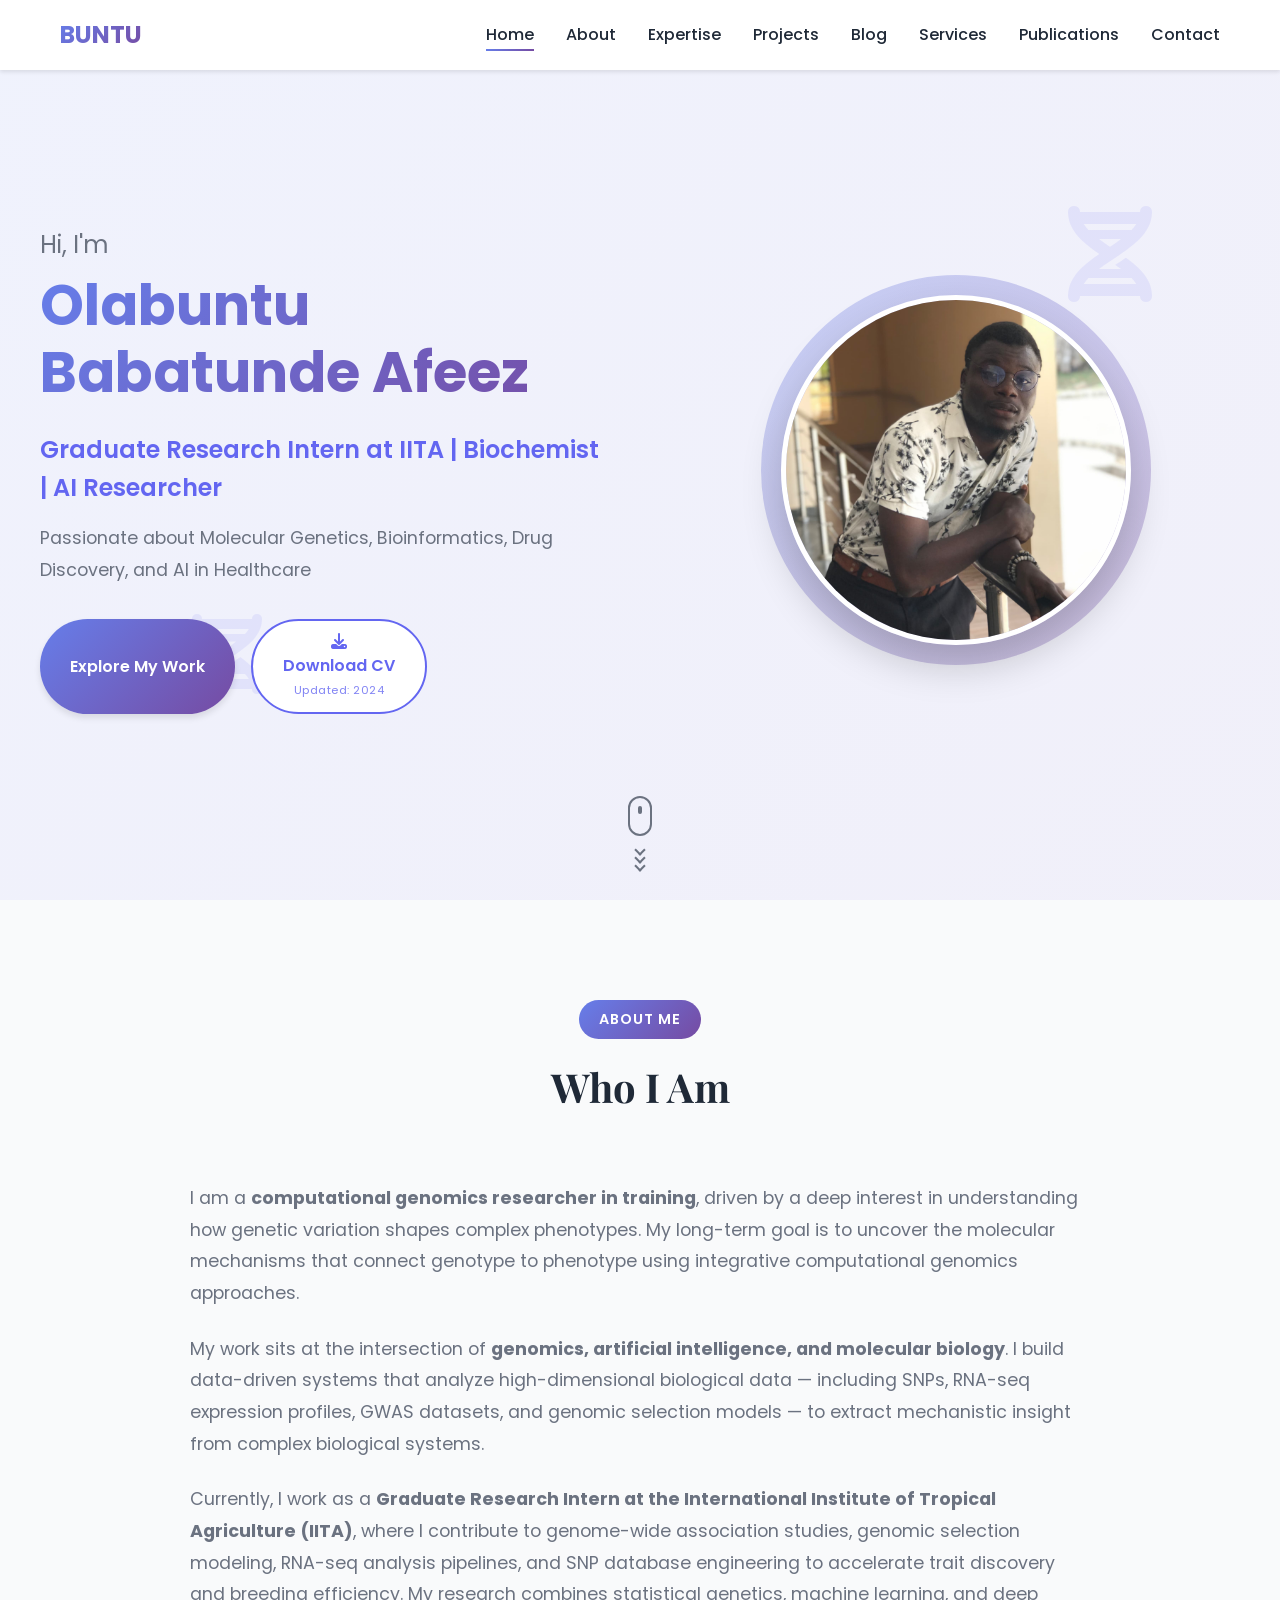
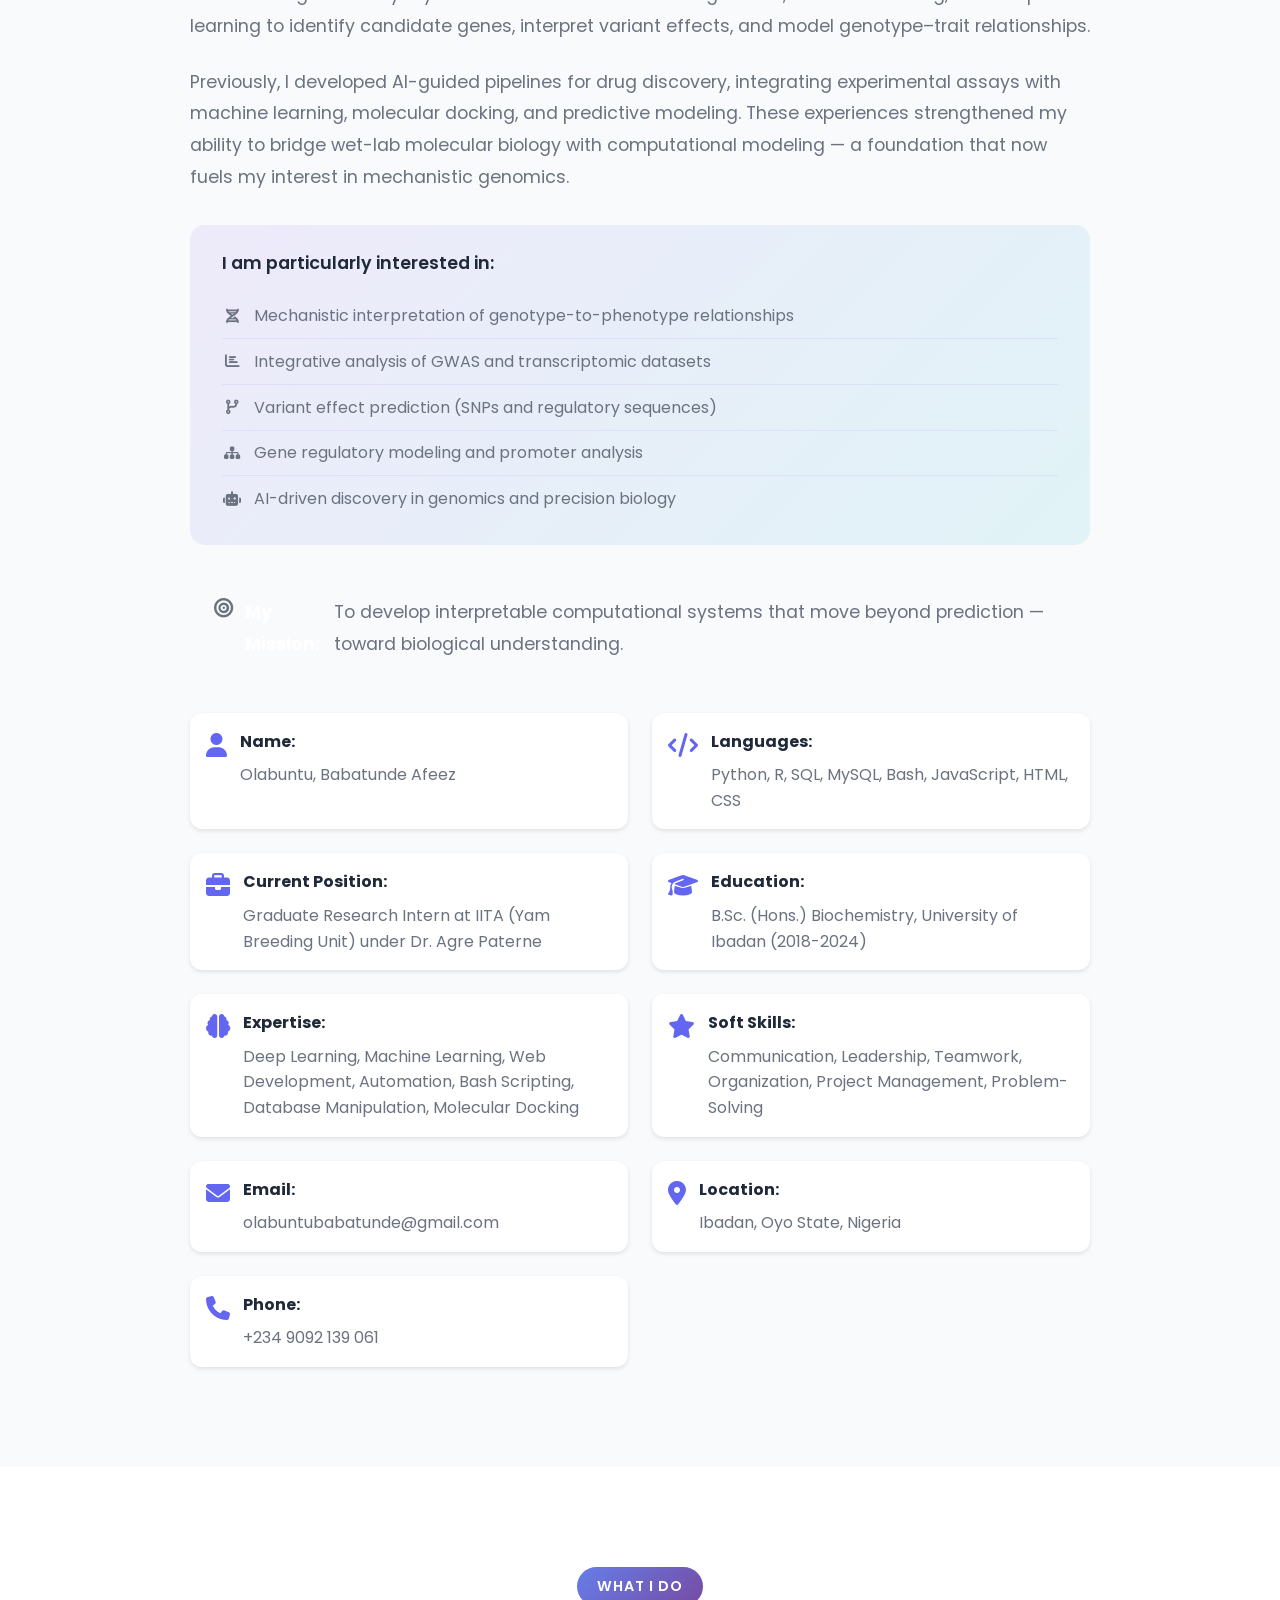
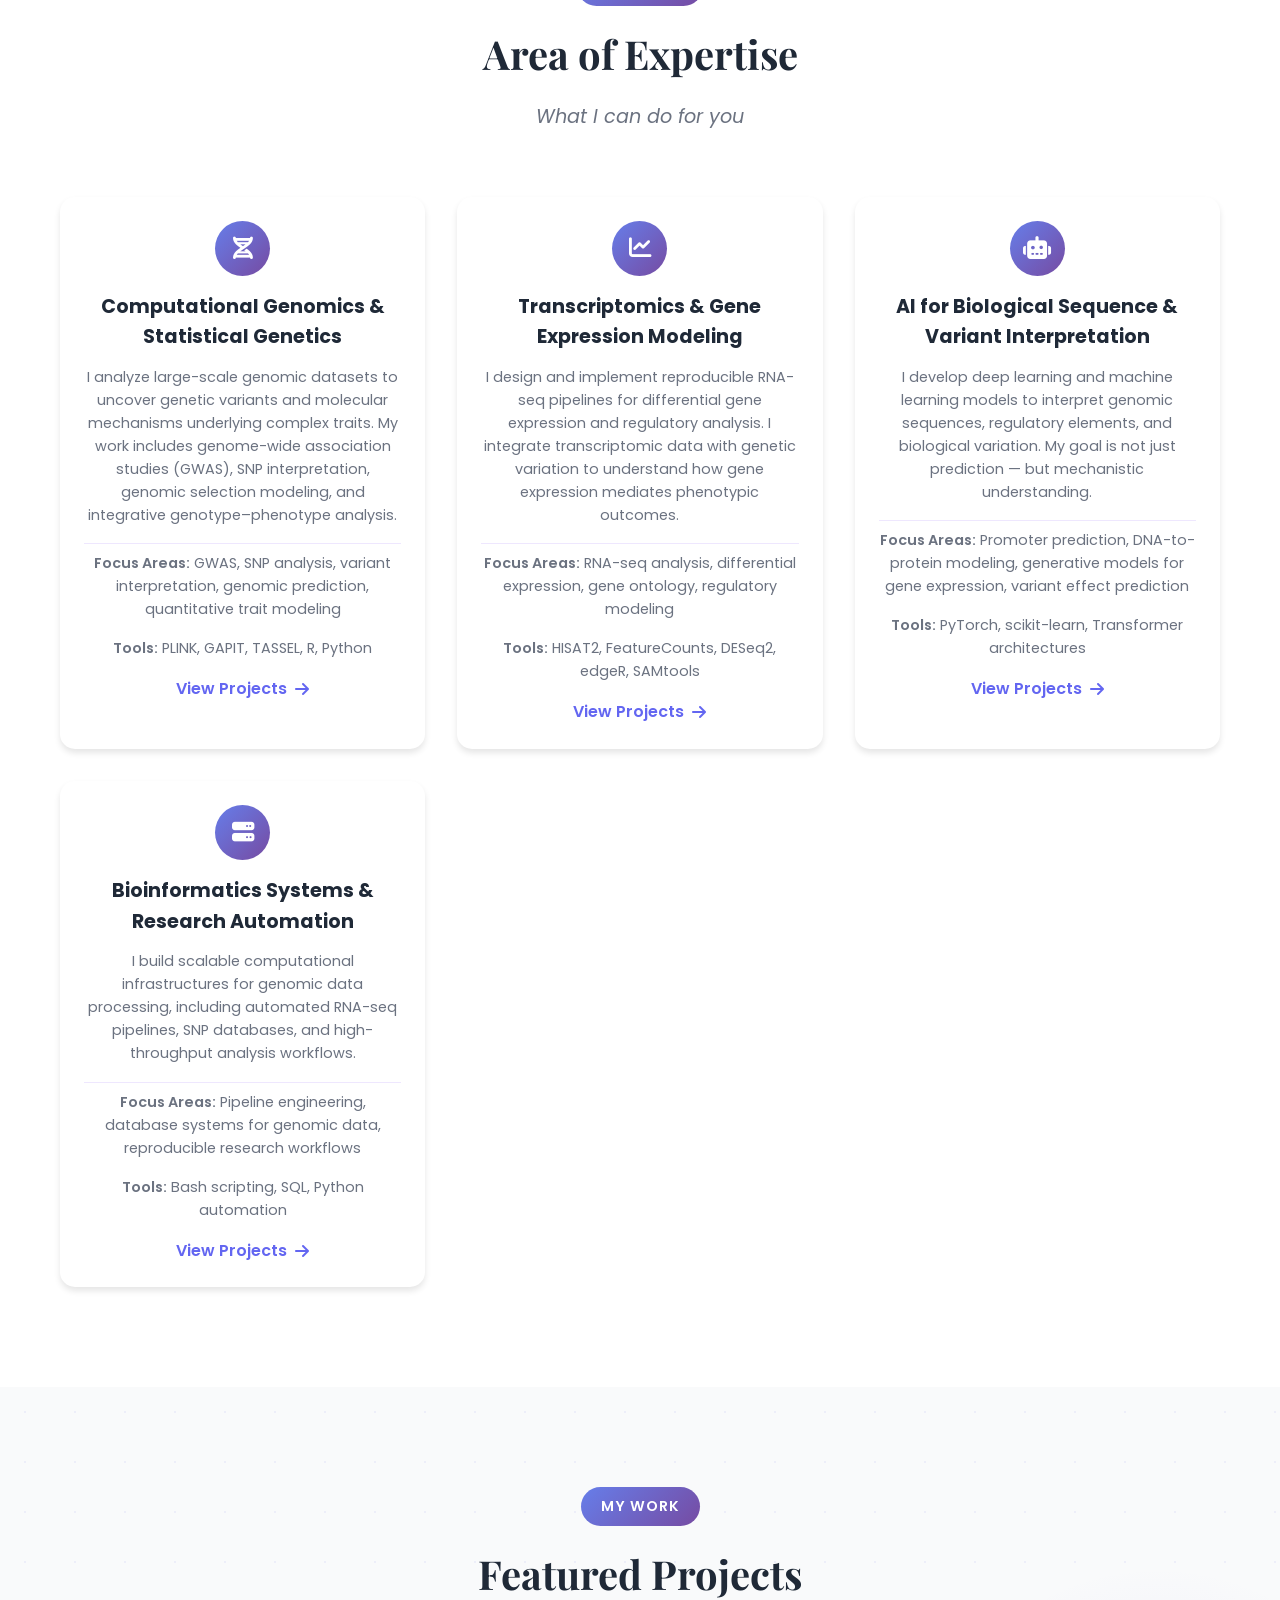
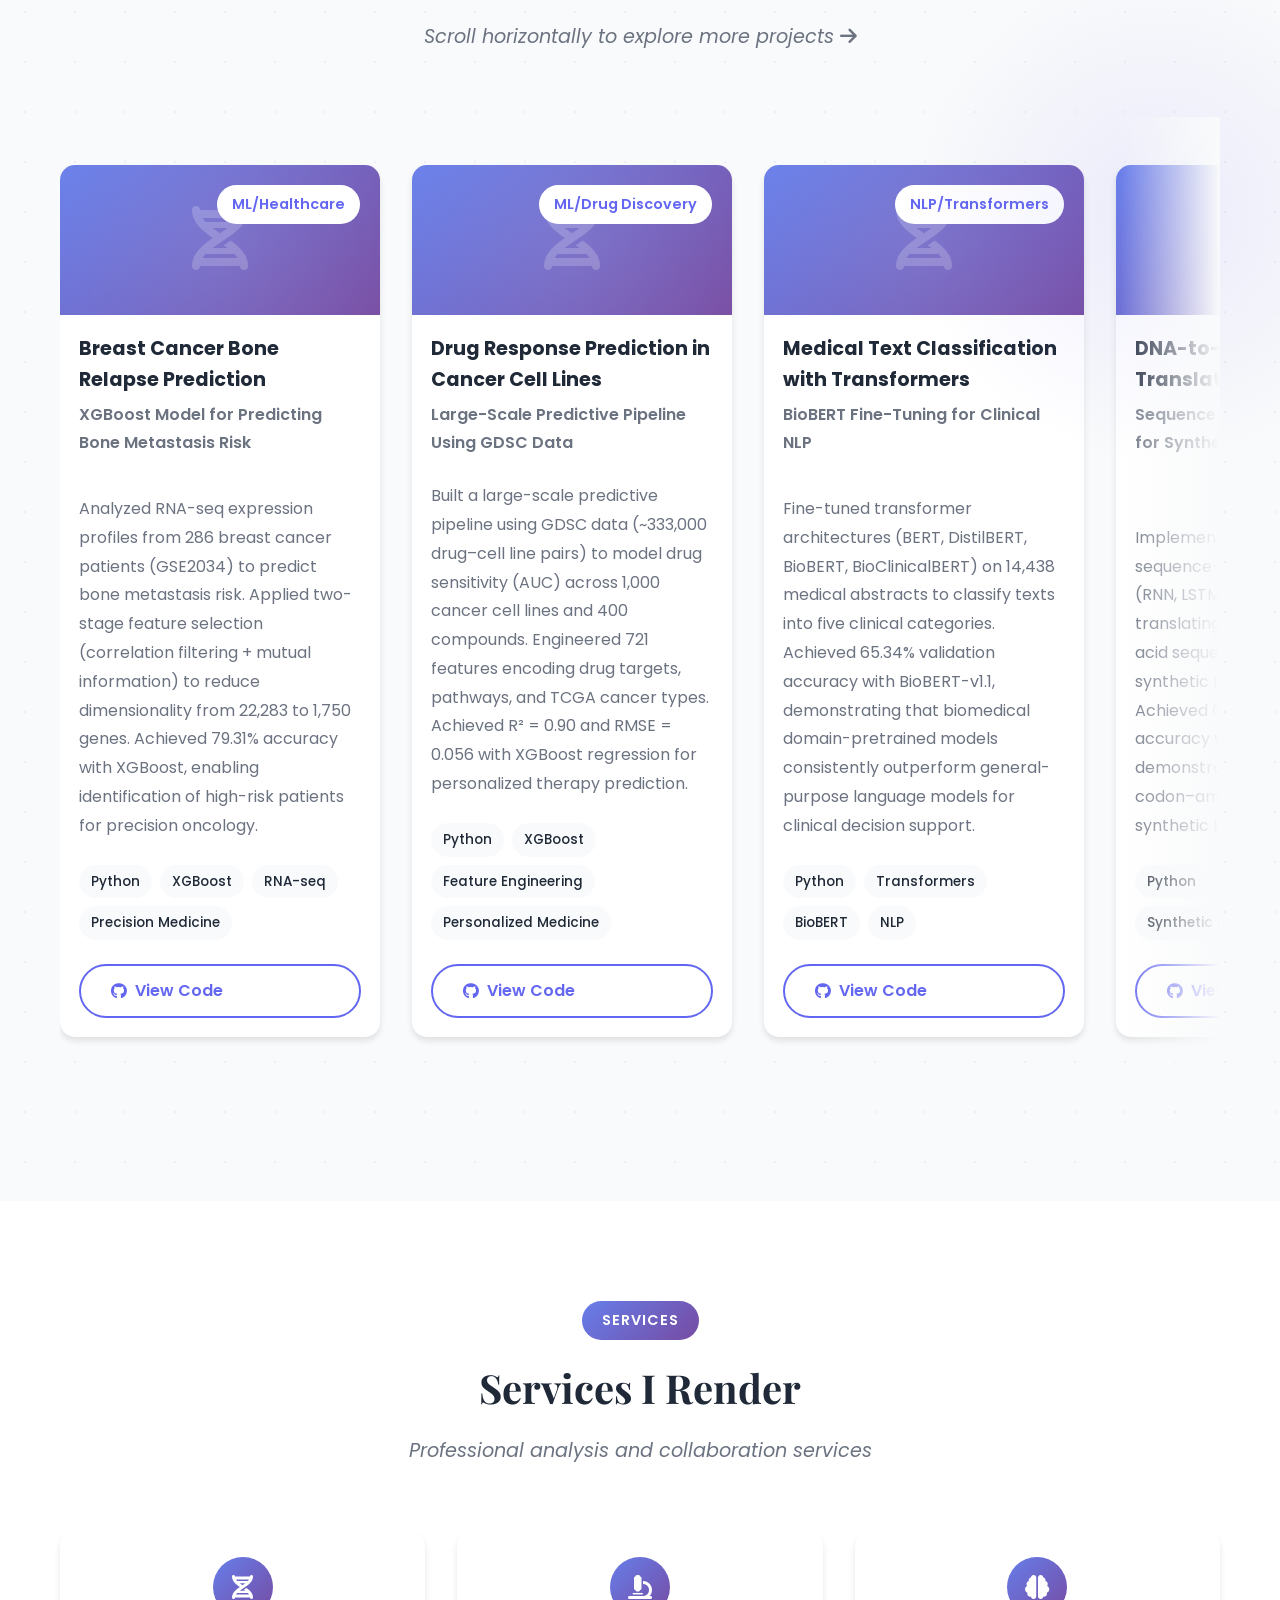
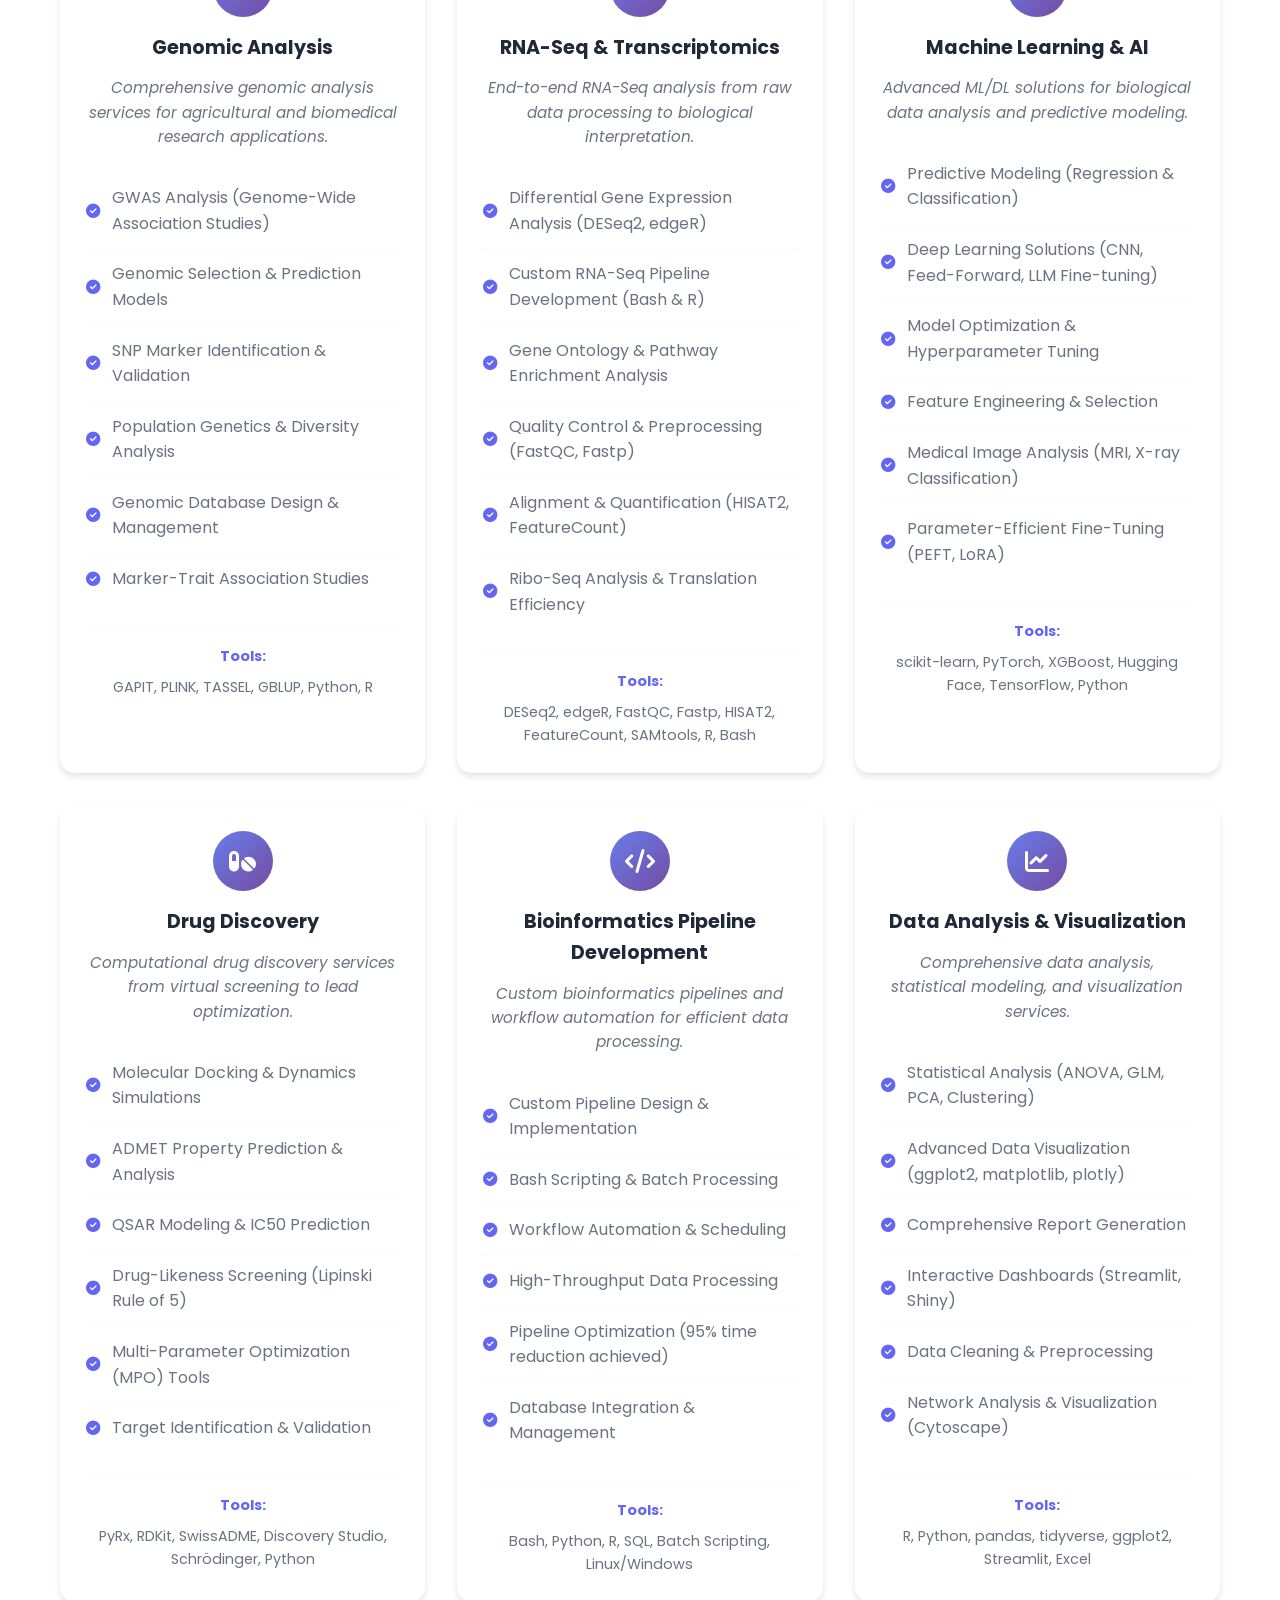
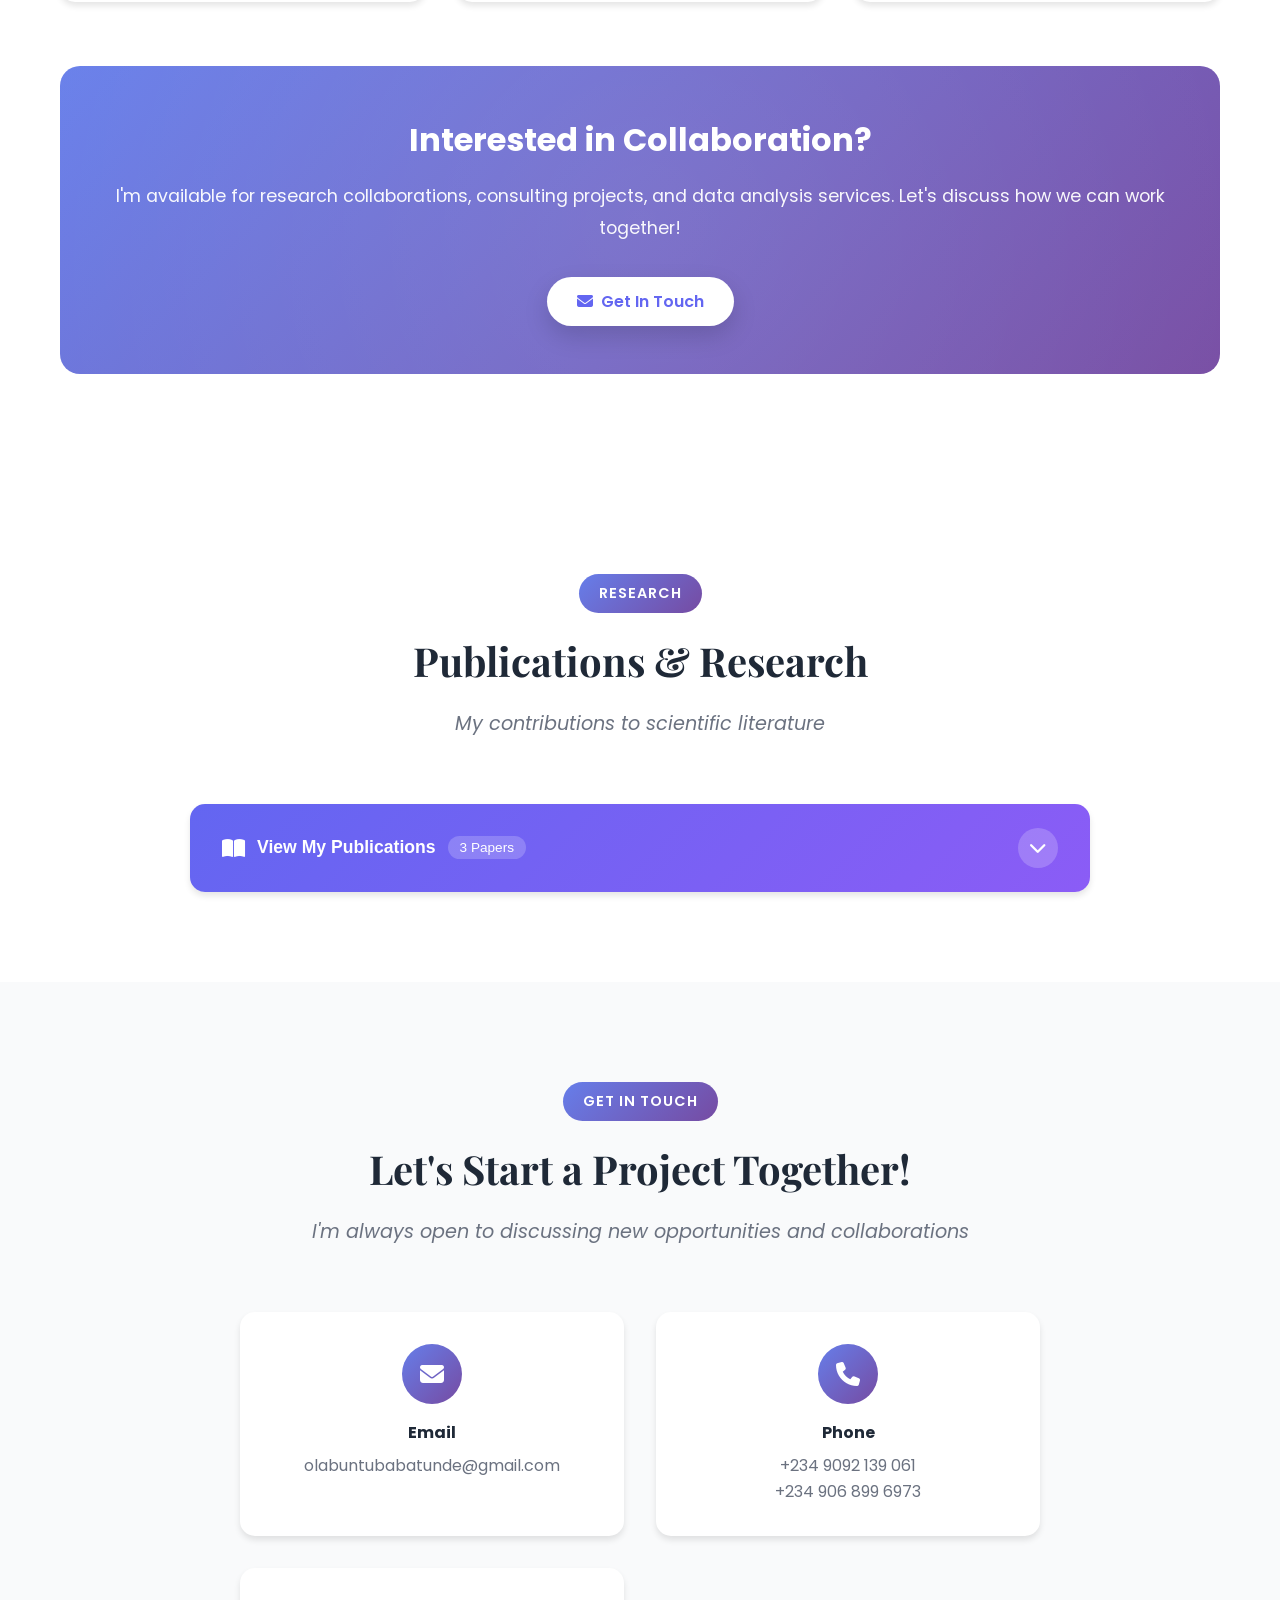
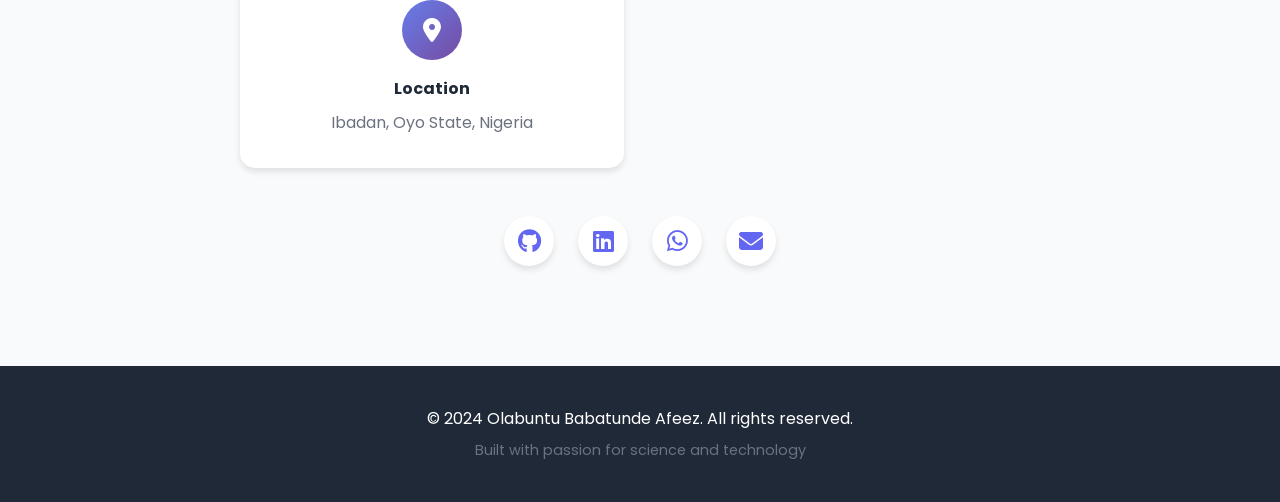
<file: index.html>
<!DOCTYPE html>
<html lang="en">
<head>
    <meta charset="UTF-8">
    <meta name="viewport" content="width=device-width, initial-scale=1.0">
    <meta name="description" content="Olabuntu Babatunde Afeez - Biochemist, Python Developer, AI Researcher">
    <title>Olabuntu Babatunde Afeez | Personal Website</title>
    <link rel="stylesheet" href="styles.css">
    <link rel="preconnect" href="https://fonts.googleapis.com">
    <link rel="preconnect" href="https://fonts.gstatic.com" crossorigin>
    <link href="https://fonts.googleapis.com/css2?family=Poppins:wght@300;400;500;600;700;800&family=Playfair+Display:wght@400;700&display=swap" rel="stylesheet">
    <link rel="stylesheet" href="https://cdnjs.cloudflare.com/ajax/libs/font-awesome/6.4.0/css/all.min.css">
</head>
<body>
    <!-- Navigation -->
    <nav class="navbar" id="navbar">
        <div class="nav-container">
            <div class="nav-logo">
                <span class="logo-text">BUNTU</span>
            </div>
            <ul class="nav-menu" id="nav-menu">
                <li class="nav-item"><a href="#home" class="nav-link">Home</a></li>
                <li class="nav-item"><a href="#about" class="nav-link">About</a></li>
                <li class="nav-item"><a href="#expertise" class="nav-link">Expertise</a></li>
                <li class="nav-item"><a href="#projects" class="nav-link">Projects</a></li>
                <li class="nav-item"><a href="blog.html" class="nav-link">Blog</a></li>
                <li class="nav-item"><a href="#services" class="nav-link">Services</a></li>
                <li class="nav-item"><a href="#publications" class="nav-link">Publications</a></li>
                <li class="nav-item"><a href="#contact" class="nav-link">Contact</a></li>
            </ul>
            <div class="hamburger" id="hamburger">
                <span class="bar"></span>
                <span class="bar"></span>
                <span class="bar"></span>
            </div>
        </div>
    </nav>

    <!-- Hero Section -->
    <section id="home" class="hero">
        <div class="hero-background">
            <div class="animated-bg"></div>
            <div class="dna-decoration">
                <i class="fas fa-dna"></i>
            </div>
            <div class="dna-decoration dna-2">
                <i class="fas fa-dna"></i>
            </div>
            <div class="dna-decoration dna-3">
                <i class="fas fa-dna"></i>
            </div>
        </div>
        <div class="hero-content">
            <div class="hero-text">
                <h1 class="hero-title">
                    <span class="title-line">Hi, I'm</span>
                    <span class="title-name">Olabuntu Babatunde Afeez</span>
                </h1>
                <p class="hero-subtitle">Graduate Research Intern at IITA | Biochemist | AI Researcher</p>
                <p class="hero-description">Passionate about Molecular Genetics, Bioinformatics, Drug Discovery, and AI in Healthcare</p>
                <div class="hero-buttons">
                    <a href="#about" class="btn btn-primary">Explore My Work</a>
                    <a href="static/Buntu_cv.pdf" download class="btn btn-secondary cv-download-btn">
                        <i class="fas fa-download"></i> Download CV
                        <span class="cv-updated">Updated: 2024</span>
                    </a>
                </div>
            </div>
            <div class="hero-image">
                <div class="image-wrapper">
                    <img src="static/buntu1.jpg" alt="Olabuntu Babatunde Afeez" class="profile-img">
                    <div class="image-glow"></div>
                </div>
            </div>
        </div>
        <div class="scroll-indicator">
            <div class="mouse">
                <div class="wheel"></div>
            </div>
            <div class="arrow">
                <span></span>
                <span></span>
                <span></span>
            </div>
        </div>
    </section>

    <!-- About Section -->
    <section id="about" class="about">
        <div class="container">
            <div class="section-header">
                <span class="section-tag">About Me</span>
                <h2 class="section-title">Who I Am</h2>
            </div>
            <div class="about-content">
                <div class="about-text">
                    <p class="lead-text">
                        I am a <strong>computational genomics researcher in training</strong>, driven by a deep interest in understanding how genetic variation shapes complex phenotypes. My long-term goal is to uncover the molecular mechanisms that connect genotype to phenotype using integrative computational genomics approaches.
                    </p>
                    <p>
                        My work sits at the intersection of <strong>genomics, artificial intelligence, and molecular biology</strong>. I build data-driven systems that analyze high-dimensional biological data — including SNPs, RNA-seq expression profiles, GWAS datasets, and genomic selection models — to extract mechanistic insight from complex biological systems.
                    </p>
                    <p>
                        Currently, I work as a <strong>Graduate Research Intern at the International Institute of Tropical Agriculture (IITA)</strong>, where I contribute to genome-wide association studies, genomic selection modeling, RNA-seq analysis pipelines, and SNP database engineering to accelerate trait discovery and breeding efficiency. My research combines statistical genetics, machine learning, and deep learning to identify candidate genes, interpret variant effects, and model genotype–trait relationships.
                    </p>
                    <p>
                        Previously, I developed AI-guided pipelines for drug discovery, integrating experimental assays with machine learning, molecular docking, and predictive modeling. These experiences strengthened my ability to bridge wet-lab molecular biology with computational modeling — a foundation that now fuels my interest in mechanistic genomics.
                    </p>
                    
                    <div class="research-interests">
                        <h4>I am particularly interested in:</h4>
                        <ul class="interests-list">
                            <li><i class="fas fa-dna"></i> Mechanistic interpretation of genotype-to-phenotype relationships</li>
                            <li><i class="fas fa-chart-bar"></i> Integrative analysis of GWAS and transcriptomic datasets</li>
                            <li><i class="fas fa-code-branch"></i> Variant effect prediction (SNPs and regulatory sequences)</li>
                            <li><i class="fas fa-sitemap"></i> Gene regulatory modeling and promoter analysis</li>
                            <li><i class="fas fa-robot"></i> AI-driven discovery in genomics and precision biology</li>
                        </ul>
                    </div>
                    
                    <p class="mission-statement">
                        <i class="fas fa-bullseye"></i> <strong>My Mission:</strong> To develop interpretable computational systems that move beyond prediction — toward biological understanding.
                    </p>
                    <div class="info-grid">
                        <div class="info-item">
                            <i class="fas fa-user"></i>
                            <div>
                                <strong>Name:</strong>
                                <span>Olabuntu, Babatunde Afeez</span>
                            </div>
                        </div>
                        <div class="info-item">
                            <i class="fas fa-code"></i>
                            <div>
                                <strong>Languages:</strong>
                                <span>Python, R, SQL, MySQL, Bash, JavaScript, HTML, CSS</span>
                            </div>
                        </div>
                        <div class="info-item">
                            <i class="fas fa-briefcase"></i>
                            <div>
                                <strong>Current Position:</strong>
                                <span>Graduate Research Intern at IITA (Yam Breeding Unit) under Dr. Agre Paterne</span>
                            </div>
                        </div>
                        <div class="info-item">
                            <i class="fas fa-graduation-cap"></i>
                            <div>
                                <strong>Education:</strong>
                                <span>B.Sc. (Hons.) Biochemistry, University of Ibadan (2018-2024)</span>
                            </div>
                        </div>
                        <div class="info-item">
                            <i class="fas fa-brain"></i>
                            <div>
                                <strong>Expertise:</strong>
                                <span>Deep Learning, Machine Learning, Web Development, Automation, Bash Scripting, Database Manipulation, Molecular Docking</span>
                            </div>
                        </div>
                        <div class="info-item">
                            <i class="fas fa-star"></i>
                            <div>
                                <strong>Soft Skills:</strong>
                                <span>Communication, Leadership, Teamwork, Organization, Project Management, Problem-Solving</span>
                            </div>
                        </div>
                        <div class="info-item">
                            <i class="fas fa-envelope"></i>
                            <div>
                                <strong>Email:</strong>
                                <span>olabuntubabatunde@gmail.com</span>
                            </div>
                        </div>
                        <div class="info-item">
                            <i class="fas fa-map-marker-alt"></i>
                            <div>
                                <strong>Location:</strong>
                                <span>Ibadan, Oyo State, Nigeria</span>
                            </div>
                        </div>
                        <div class="info-item">
                            <i class="fas fa-phone"></i>
                            <div>
                                <strong>Phone:</strong>
                                <span>+234 9092 139 061</span>
                            </div>
                        </div>
                    </div>
                </div>
            </div>
        </div>
    </section>

    <!-- Expertise Section -->
    <section id="expertise" class="expertise">
        <div class="container">
            <div class="section-header">
                <span class="section-tag">What I Do</span>
                <h2 class="section-title">Area of Expertise</h2>
                <p class="section-subtitle">What I can do for you</p>
            </div>
            <div class="expertise-grid">
                <div class="expertise-card" data-aos="fade-up">
                    <div class="card-icon">
                        <i class="fas fa-dna"></i>
                    </div>
                    <h3>Computational Genomics & Statistical Genetics</h3>
                    <p>I analyze large-scale genomic datasets to uncover genetic variants and molecular mechanisms underlying complex traits. My work includes genome-wide association studies (GWAS), SNP interpretation, genomic selection modeling, and integrative genotype–phenotype analysis.</p>
                    <div class="expertise-meta">
                        <p class="expertise-focus"><strong>Focus Areas:</strong> GWAS, SNP analysis, variant interpretation, genomic prediction, quantitative trait modeling</p>
                        <p class="expertise-tools"><strong>Tools:</strong> PLINK, GAPIT, TASSEL, R, Python</p>
                    </div>
                    <a href="#projects" class="card-link">View Projects <i class="fas fa-arrow-right"></i></a>
                </div>
                <div class="expertise-card" data-aos="fade-up" data-aos-delay="100">
                    <div class="card-icon">
                        <i class="fas fa-chart-line"></i>
                    </div>
                    <h3>Transcriptomics & Gene Expression Modeling</h3>
                    <p>I design and implement reproducible RNA-seq pipelines for differential gene expression and regulatory analysis. I integrate transcriptomic data with genetic variation to understand how gene expression mediates phenotypic outcomes.</p>
                    <div class="expertise-meta">
                        <p class="expertise-focus"><strong>Focus Areas:</strong> RNA-seq analysis, differential expression, gene ontology, regulatory modeling</p>
                        <p class="expertise-tools"><strong>Tools:</strong> HISAT2, FeatureCounts, DESeq2, edgeR, SAMtools</p>
                    </div>
                    <a href="#projects" class="card-link">View Projects <i class="fas fa-arrow-right"></i></a>
                </div>
                <div class="expertise-card" data-aos="fade-up" data-aos-delay="200">
                    <div class="card-icon">
                        <i class="fas fa-robot"></i>
                    </div>
                    <h3>AI for Biological Sequence & Variant Interpretation</h3>
                    <p>I develop deep learning and machine learning models to interpret genomic sequences, regulatory elements, and biological variation. My goal is not just prediction — but mechanistic understanding.</p>
                    <div class="expertise-meta">
                        <p class="expertise-focus"><strong>Focus Areas:</strong> Promoter prediction, DNA-to-protein modeling, generative models for gene expression, variant effect prediction</p>
                        <p class="expertise-tools"><strong>Tools:</strong> PyTorch, scikit-learn, Transformer architectures</p>
                    </div>
                    <a href="#projects" class="card-link">View Projects <i class="fas fa-arrow-right"></i></a>
                </div>
                <div class="expertise-card" data-aos="fade-up" data-aos-delay="300">
                    <div class="card-icon">
                        <i class="fas fa-server"></i>
                    </div>
                    <h3>Bioinformatics Systems & Research Automation</h3>
                    <p>I build scalable computational infrastructures for genomic data processing, including automated RNA-seq pipelines, SNP databases, and high-throughput analysis workflows.</p>
                    <div class="expertise-meta">
                        <p class="expertise-focus"><strong>Focus Areas:</strong> Pipeline engineering, database systems for genomic data, reproducible research workflows</p>
                        <p class="expertise-tools"><strong>Tools:</strong> Bash scripting, SQL, Python automation</p>
                    </div>
                    <a href="#projects" class="card-link">View Projects <i class="fas fa-arrow-right"></i></a>
                </div>
            </div>
        </div>
    </section>

    <!-- Projects Section -->
    <section id="projects" class="projects">
        <div class="container">
            <div class="section-header">
                <span class="section-tag">My Work</span>
                <h2 class="section-title">Featured Projects</h2>
                <p class="section-subtitle">Scroll horizontally to explore more projects <i class="fas fa-arrow-right"></i></p>
            </div>
            <div class="projects-scroll-container">
                <div class="projects-scroll-wrapper">
                <!-- ML Project 1: Breast Cancer Bone Relapse Prediction -->
                <div class="project-card">
                    <div class="project-image">
                        <div class="project-overlay">
                            <a href="https://github.com/olabuntubabatunde/AI/blob/main/Project1/work.ipynb" target="_blank" class="project-link">
                                <i class="fas fa-external-link-alt"></i>
                            </a>
                        </div>
                        <div class="project-badge">ML/Healthcare</div>
                        <div class="project-icon">
                            <i class="fas fa-dna"></i>
                        </div>
                    </div>
                    <div class="project-content">
                        <h3>Breast Cancer Bone Relapse Prediction</h3>
                        <p class="project-tagline">XGBoost Model for Predicting Bone Metastasis Risk</p>
                        <p>
                            Analyzed RNA-seq expression profiles from 286 breast cancer patients (GSE2034) to predict bone metastasis risk. Applied two-stage feature selection (correlation filtering + mutual information) to reduce dimensionality from 22,283 to 1,750 genes. Achieved 79.31% accuracy with XGBoost, enabling identification of high-risk patients for precision oncology.
                        </p>
                        <div class="project-tech">
                            <span class="tech-tag">Python</span>
                            <span class="tech-tag">XGBoost</span>
                            <span class="tech-tag">RNA-seq</span>
                            <span class="tech-tag">Precision Medicine</span>
                        </div>
                        <a href="https://github.com/olabuntubabatunde/AI/blob/main/Project1/work.ipynb" target="_blank" class="btn btn-outline">
                            <i class="fab fa-github"></i> View Code
                        </a>
                    </div>
                </div>

                <!-- ML Project 2: Drug Response Prediction -->
                <div class="project-card">
                    <div class="project-image">
                        <div class="project-overlay">
                            <a href="https://github.com/olabuntubabatunde/AI/blob/main/Project3/work.ipynb" target="_blank" class="project-link">
                                <i class="fas fa-external-link-alt"></i>
                            </a>
                        </div>
                        <div class="project-badge">ML/Drug Discovery</div>
                        <div class="project-icon">
                            <i class="fas fa-dna"></i>
                        </div>
                    </div>
                    <div class="project-content">
                        <h3>Drug Response Prediction in Cancer Cell Lines</h3>
                        <p class="project-tagline">Large-Scale Predictive Pipeline Using GDSC Data</p>
                        <p>
                            Built a large-scale predictive pipeline using GDSC data (~333,000 drug–cell line pairs) to model drug sensitivity (AUC) across 1,000 cancer cell lines and 400 compounds. Engineered 721 features encoding drug targets, pathways, and TCGA cancer types. Achieved R² = 0.90 and RMSE = 0.056 with XGBoost regression for personalized therapy prediction.
                        </p>
                        <div class="project-tech">
                            <span class="tech-tag">Python</span>
                            <span class="tech-tag">XGBoost</span>
                            <span class="tech-tag">Feature Engineering</span>
                            <span class="tech-tag">Personalized Medicine</span>
                        </div>
                        <a href="https://github.com/olabuntubabatunde/AI/blob/main/Project3/work.ipynb" target="_blank" class="btn btn-outline">
                            <i class="fab fa-github"></i> View Code
                        </a>
                    </div>
                </div>

                <!-- ML Project 3: Medical Text Classification -->
                <div class="project-card">
                    <div class="project-image">
                        <div class="project-overlay">
                            <a href="https://github.com/olabuntubabatunde/AI/blob/main/Project4/work.ipynb" target="_blank" class="project-link">
                                <i class="fas fa-external-link-alt"></i>
                            </a>
                        </div>
                        <div class="project-badge">NLP/Transformers</div>
                        <div class="project-icon">
                            <i class="fas fa-dna"></i>
                        </div>
                    </div>
                    <div class="project-content">
                        <h3>Medical Text Classification with Transformers</h3>
                        <p class="project-tagline">BioBERT Fine-Tuning for Clinical NLP</p>
                        <p>
                            Fine-tuned transformer architectures (BERT, DistilBERT, BioBERT, BioClinicalBERT) on 14,438 medical abstracts to classify texts into five clinical categories. Achieved 65.34% validation accuracy with BioBERT-v1.1, demonstrating that biomedical domain-pretrained models consistently outperform general-purpose language models for clinical decision support.
                        </p>
                        <div class="project-tech">
                            <span class="tech-tag">Python</span>
                            <span class="tech-tag">Transformers</span>
                            <span class="tech-tag">BioBERT</span>
                            <span class="tech-tag">NLP</span>
                        </div>
                        <a href="https://github.com/olabuntubabatunde/AI/blob/main/Project4/work.ipynb" target="_blank" class="btn btn-outline">
                            <i class="fab fa-github"></i> View Code
                        </a>
                    </div>
                </div>

                <!-- ML Project 4: DNA-to-Protein Translation -->
                <div class="project-card">
                    <div class="project-image">
                        <div class="project-overlay">
                            <a href="https://github.com/olabuntubabatunde/AI/blob/main/Project2/work.ipynb" target="_blank" class="project-link">
                                <i class="fas fa-external-link-alt"></i>
                            </a>
                        </div>
                        <div class="project-badge">Deep Learning</div>
                        <div class="project-icon">
                            <i class="fas fa-dna"></i>
                        </div>
                    </div>
                    <div class="project-content">
                        <h3>DNA-to-Protein Sequence Translation</h3>
                        <p class="project-tagline">Sequence-to-Sequence Models for Synthetic Biology</p>
                        <p>
                            Implemented and compared sequence-to-sequence models (RNN, LSTM, GRU, Transformer) for translating DNA codons into amino acid sequences using 20,000 synthetic DNA–protein pairs. Achieved 64.43% token-level accuracy with a bidirectional LSTM, demonstrating effective learning of codon–amino acid mappings for synthetic biology applications.
                        </p>
                        <div class="project-tech">
                            <span class="tech-tag">Python</span>
                            <span class="tech-tag">LSTM</span>
                            <span class="tech-tag">PyTorch</span>
                            <span class="tech-tag">Synthetic Biology</span>
                        </div>
                        <a href="https://github.com/olabuntubabatunde/AI/blob/main/Project2/work.ipynb" target="_blank" class="btn btn-outline">
                            <i class="fab fa-github"></i> View Code
                        </a>
                    </div>
                </div>

                <!-- Existing Project: Computer-Aided Drug Design -->
                <div class="project-card">
                    <div class="project-image">
                        <div class="project-overlay">
                            <a href="https://github.com/Olabuntu/HMG-COA/blob/main/work.ipynb" target="_blank" class="project-link">
                                <i class="fas fa-external-link-alt"></i>
                            </a>
                        </div>
                        <div class="project-badge">AI/ML</div>
                        <div class="project-icon">
                            <i class="fas fa-dna"></i>
                        </div>
                    </div>
                    <div class="project-content">
                        <h3>Computer-Aided Drug Design & Discovery</h3>
                        <p class="project-tagline">XGBRegressor for HMG-CoA Reductase Inhibition Prediction</p>
                        <p>
                            Developed an XGBRegressor algorithm to predict the IC50 of compounds against HMG-CoA reductase, a critical enzyme in cholesterol synthesis.
                        </p>
                        <div class="project-tech">
                            <span class="tech-tag">Python</span>
                            <span class="tech-tag">XGBoost</span>
                            <span class="tech-tag">ML</span>
                        </div>
                        <a href="https://github.com/Olabuntu/HMG-COA/blob/main/work.ipynb" target="_blank" class="btn btn-outline">
                            <i class="fab fa-github"></i> View Code
                        </a>
                    </div>
                </div>
                <div class="project-card">
                    <div class="project-image">
                        <div class="project-overlay">
                            <a href="https://github.com/Olabuntu/Bioinformatics" target="_blank" class="project-link">
                                <i class="fas fa-external-link-alt"></i>
                            </a>
                        </div>
                        <div class="project-badge">Bioinformatics</div>
                        <div class="project-icon">
                            <i class="fas fa-dna"></i>
                        </div>
                    </div>
                    <div class="project-content">
                        <h3>BLAST & Sequence Alignment</h3>
                        <p class="project-tagline">COVID-19 Protein Analysis & Pairwise Alignment</p>
                        <p>
                            Performed BLAST searches for COVID-19 proteins against NCBI database and conducted pairwise sequence alignments to identify conserved regions and functional domains in coronavirus spike proteins.
                        </p>
                        <div class="project-tech">
                            <span class="tech-tag">Biopython</span>
                            <span class="tech-tag">BLAST</span>
                            <span class="tech-tag">Sequence Analysis</span>
                        </div>
                        <div class="project-links">
                            <a href="https://github.com/Olabuntu/Bioinformatics/blob/main/Blasting(protein)/work.ipynb" target="_blank" class="btn btn-outline">
                                <i class="fab fa-github"></i> BLAST Code
                            </a>
                            <a href="https://github.com/Olabuntu/Bioinformatics/blob/main/Alignment/COD.ipynb" target="_blank" class="btn btn-outline">
                                <i class="fab fa-github"></i> Alignment Code
                            </a>
                        </div>
                    </div>
                </div>
                <div class="project-card">
                    <div class="project-image">
                        <div class="project-overlay">
                            <a href="https://github.com/Olabuntu/BIOLOGICAL_CODES" target="_blank" class="project-link">
                                <i class="fas fa-external-link-alt"></i>
                            </a>
                        </div>
                        <div class="project-badge">Drug Discovery</div>
                        <div class="project-icon">
                            <i class="fas fa-dna"></i>
                        </div>
                    </div>
                    <div class="project-content">
                        <h3>Drug-Likeness & ADMET Analysis</h3>
                        <p class="project-tagline">Lipinski Rule Calculator & SwissADME Integration</p>
                        <p>
                            Developed Python scripts to calculate Lipinski Rule of 5 for drug-likeness prediction and automated ADMET property analysis using SwissADME tool for pharmacokinetic profiling.
                        </p>
                        <div class="project-tech">
                            <span class="tech-tag">Python</span>
                            <span class="tech-tag">RDKit</span>
                            <span class="tech-tag">Selenium</span>
                            <span class="tech-tag">ADMET</span>
                        </div>
                        <div class="project-links">
                            <a href="https://github.com/Olabuntu/BIOLOGICAL_CODES/blob/main/Lipinski_calculation.py" target="_blank" class="btn btn-outline">
                                <i class="fab fa-github"></i> Lipinski Code
                            </a>
                            <a href="https://github.com/Olabuntu/BIOLOGICAL_CODES/blob/main/ADMET_SWISSadme.py" target="_blank" class="btn btn-outline">
                                <i class="fab fa-github"></i> ADMET Code
                            </a>
                        </div>
                    </div>
                </div>
                <div class="project-card">
                    <div class="project-image">
                        <div class="project-overlay">
                            <a href="https://github.com/Olabuntu/Brain-MRI-Tumor-Classification" target="_blank" class="project-link">
                                <i class="fas fa-external-link-alt"></i>
                            </a>
                        </div>
                        <div class="project-badge">Deep Learning</div>
                    <div class="project-icon"><i class="fas fa-dna"></i></div></div>
                    <div class="project-content">
                        <h3>Brain MRI Tumor Classification with CNN</h3>
                        <p class="project-tagline">Convolutional Neural Network for Medical Image Analysis</p>
                        <p>
                            Developed a Python script implementing a CNN to classify brain MRI scans for tumor presence, handling image preprocessing, model training, and evaluation for medical diagnosis applications.
                        </p>
                        <div class="project-tech">
                            <span class="tech-tag">Python</span>
                            <span class="tech-tag">CNN</span>
                            <span class="tech-tag">Deep Learning</span>
                            <span class="tech-tag">Medical Imaging</span>
                        </div>
                        <a href="https://github.com/Olabuntu/Brain-MRI-Tumor-Classification" target="_blank" class="btn btn-outline">
                            <i class="fab fa-github"></i> View Code
                        </a>
                    </div>
                </div>
                <div class="project-card">
                    <div class="project-image">
                        <div class="project-overlay">
                            <a href="https://github.com/Olabuntu/RNA-seq-Pipeline" target="_blank" class="project-link">
                                <i class="fas fa-external-link-alt"></i>
                            </a>
                        </div>
                        <div class="project-badge">Bioinformatics</div>
                    <div class="project-icon"><i class="fas fa-dna"></i></div></div>
                    <div class="project-content">
                        <h3>RNA-Seq Processing Pipeline</h3>
                        <p class="project-tagline">End-to-End Pipeline for Quality Control, Trimming, Alignment, and Feature Count</p>
                        <p>
                            Developed a complete pipeline for RNA-seq processing using FastQC, Fastp, HISAT2, FeatureCount, and SAMtools. Automated workflows in Bash and R for differential gene expression analysis.
                        </p>
                        <div class="project-tech">
                            <span class="tech-tag">Bash</span>
                            <span class="tech-tag">R</span>
                            <span class="tech-tag">RNA-Seq</span>
                            <span class="tech-tag">Bioinformatics</span>
                        </div>
                        <a href="https://github.com/Olabuntu/RNA-seq-Pipeline" target="_blank" class="btn btn-outline">
                            <i class="fab fa-github"></i> View Code
                        </a>
                    </div>
                </div>
                <div class="project-card">
                    <div class="project-image">
                        <div class="project-overlay">
                            <a href="https://github.com/Olabuntu/LLM-Fine-Tuning" target="_blank" class="project-link">
                                <i class="fas fa-external-link-alt"></i>
                            </a>
                        </div>
                        <div class="project-badge">LLM/AI</div>
                    <div class="project-icon"><i class="fas fa-dna"></i></div></div>
                    <div class="project-content">
                        <h3>LLM Fine-Tuning Pipeline</h3>
                        <p class="project-tagline">Parameter-Efficient Fine-Tuning with Advanced Techniques</p>
                        <p>
                            Developed an end-to-end LLM fine-tuning pipeline with advanced parameter-efficient techniques (PEFT, BitsAndBytes), reducing training costs by 75% and deployment time by 60%.
                        </p>
                        <div class="project-tech">
                            <span class="tech-tag">Python</span>
                            <span class="tech-tag">PyTorch</span>
                            <span class="tech-tag">Hugging Face</span>
                            <span class="tech-tag">PEFT</span>
                        </div>
                        <a href="https://github.com/Olabuntu/LLM-Fine-Tuning" target="_blank" class="btn btn-outline">
                            <i class="fab fa-github"></i> View Code
                        </a>
                    </div>
                </div>
                <div class="project-card">
                    <div class="project-image">
                        <div class="project-overlay">
                            <a href="https://github.com/Olabuntu/Breast-Tumor-Classification" target="_blank" class="project-link">
                                <i class="fas fa-external-link-alt"></i>
                            </a>
                        </div>
                        <div class="project-badge">Deep Learning</div>
                    <div class="project-icon"><i class="fas fa-dna"></i></div></div>
                    <div class="project-content">
                        <h3>Breast Tumor Classification</h3>
                        <p class="project-tagline">Feed-Forward Neural Network for Malignant/Benign Classification</p>
                        <p>
                            Developed a Python script using a feed-forward neural network in PyTorch to classify breast tumors as malignant or benign, including data preprocessing, model training, and performance evaluation.
                        </p>
                        <div class="project-tech">
                            <span class="tech-tag">Python</span>
                            <span class="tech-tag">PyTorch</span>
                            <span class="tech-tag">Deep Learning</span>
                            <span class="tech-tag">Healthcare</span>
                        </div>
                        <a href="https://github.com/Olabuntu/Breast-Tumor-Classification" target="_blank" class="btn btn-outline">
                            <i class="fab fa-github"></i> View Code
                        </a>
                    </div>
                </div>
                <div class="project-card">
                    <div class="project-image">
                        <div class="project-overlay">
                            <a href="https://github.com/Olabuntu/Differential-Gene-Expression" target="_blank" class="project-link">
                                <i class="fas fa-external-link-alt"></i>
                            </a>
                        </div>
                        <div class="project-badge">Genomics</div>
                    <div class="project-icon"><i class="fas fa-dna"></i></div></div>
                    <div class="project-content">
                        <h3>Differential Gene Expression Analysis</h3>
                        <p class="project-tagline">DESeq2 and edgeR for RNA-Seq Data Analysis</p>
                        <p>
                            Developed R scripts utilizing DESeq2 and edgeR for differential gene expression analysis, including data normalization, statistical testing, and visualization of significantly expressed genes from RNA-Seq datasets.
                        </p>
                        <div class="project-tech">
                            <span class="tech-tag">R</span>
                            <span class="tech-tag">DESeq2</span>
                            <span class="tech-tag">edgeR</span>
                            <span class="tech-tag">Bioconductor</span>
                        </div>
                        <a href="https://github.com/Olabuntu/Differential-Gene-Expression" target="_blank" class="btn btn-outline">
                            <i class="fab fa-github"></i> View Code
                        </a>
                    </div>
                </div>
                <div class="project-card">
                    <div class="project-image">
                        <div class="project-overlay">
                            <a href="https://github.com/Olabuntu/DNA-Sequence-Motif-Prediction" target="_blank" class="project-link">
                                <i class="fas fa-external-link-alt"></i>
                            </a>
                        </div>
                        <div class="project-badge">Genomics</div>
                    <div class="project-icon"><i class="fas fa-dna"></i></div></div>
                    <div class="project-content">
                        <h3>DNA Sequence Motif Prediction</h3>
                        <p class="project-tagline">CNN for Transcription Factor Binding Site Identification</p>
                        <p>
                            Developed a Python script implementing a deep learning CNN architecture to predict DNA sequence motifs and identify transcription factor binding sites, including data preprocessing, model training, and validation.
                        </p>
                        <div class="project-tech">
                            <span class="tech-tag">Python</span>
                            <span class="tech-tag">CNN</span>
                            <span class="tech-tag">Deep Learning</span>
                            <span class="tech-tag">Genomics</span>
                        </div>
                        <a href="https://github.com/Olabuntu/DNA-Sequence-Motif-Prediction" target="_blank" class="btn btn-outline">
                            <i class="fab fa-github"></i> View Code
                        </a>
                    </div>
                </div>
                <div class="project-card">
                    <div class="project-image">
                        <div class="project-overlay">
                            <a href="https://github.com/Olabuntu/Gene-Ontology-Enrichment" target="_blank" class="project-link">
                                <i class="fas fa-external-link-alt"></i>
                            </a>
                        </div>
                        <div class="project-badge">Bioinformatics</div>
                    <div class="project-icon"><i class="fas fa-dna"></i></div></div>
                    <div class="project-content">
                        <h3>Gene Ontology Enrichment Analysis</h3>
                        <p class="project-tagline">Biological Process, Function, and Component Analysis</p>
                        <p>
                            Developed an R script to perform gene ontology enrichment analysis, identifying overrepresented biological processes, molecular functions, and cellular components from gene lists using clusterProfiler.
                        </p>
                        <div class="project-tech">
                            <span class="tech-tag">R</span>
                            <span class="tech-tag">clusterProfiler</span>
                            <span class="tech-tag">GO Analysis</span>
                            <span class="tech-tag">Bioconductor</span>
                        </div>
                        <a href="https://github.com/Olabuntu/Gene-Ontology-Enrichment" target="_blank" class="btn btn-outline">
                            <i class="fab fa-github"></i> View Code
                        </a>
                    </div>
                </div>
                <div class="project-card">
                    <div class="project-image">
                        <div class="project-overlay">
                            <a href="https://github.com/Olabuntu/Diabetes-Prediction-Model" target="_blank" class="project-link">
                                <i class="fas fa-external-link-alt"></i>
                            </a>
                        </div>
                        <div class="project-badge">ML/Healthcare</div>
                    <div class="project-icon"><i class="fas fa-dna"></i></div></div>
                    <div class="project-content">
                        <h3>Diabetes Prediction Model</h3>
                        <p class="project-tagline">Machine Learning Classification for Clinical Diagnosis</p>
                        <p>
                            Developed a Python-based classification model to predict diabetes status from clinical features, including data preprocessing, feature selection, model training, and performance evaluation.
                        </p>
                        <div class="project-tech">
                            <span class="tech-tag">Python</span>
                            <span class="tech-tag">Machine Learning</span>
                            <span class="tech-tag">Healthcare</span>
                            <span class="tech-tag">scikit-learn</span>
                        </div>
                        <a href="https://github.com/Olabuntu/Diabetes-Prediction-Model" target="_blank" class="btn btn-outline">
                            <i class="fab fa-github"></i> View Code
                        </a>
                    </div>
                </div>
                <div class="project-card">
                    <div class="project-image">
                        <div class="project-overlay">
                            <a href="https://github.com/Olabuntu/COX2-Inhibitor-Prediction" target="_blank" class="project-link">
                                <i class="fas fa-external-link-alt"></i>
                            </a>
                        </div>
                        <div class="project-badge">Drug Discovery</div>
                    <div class="project-icon"><i class="fas fa-dna"></i></div></div>
                    <div class="project-content">
                        <h3>COX-2 Inhibitor Prediction</h3>
                        <p class="project-tagline">Random Forest Regression for Anti-Inflammatory Drug Discovery</p>
                        <p>
                            Developed a Python-based Random Forest Regression model to predict the bioactivity (IC₅₀) of drugs against the Cyclooxygenase-2 (COX-2) enzyme, a key target in inflammation treatment.
                        </p>
                        <div class="project-tech">
                            <span class="tech-tag">Python</span>
                            <span class="tech-tag">Random Forest</span>
                            <span class="tech-tag">Drug Discovery</span>
                            <span class="tech-tag">Machine Learning</span>
                        </div>
                        <a href="https://github.com/Olabuntu/COX2-Inhibitor-Prediction" target="_blank" class="btn btn-outline">
                            <i class="fab fa-github"></i> View Code
                        </a>
                    </div>
                </div>
                <div class="project-card">
                    <div class="project-image">
                        <div class="project-overlay">
                            <a href="https://github.com/Olabuntu/MPO-Web-Tool" target="_blank" class="project-link">
                                <i class="fas fa-external-link-alt"></i>
                            </a>
                        </div>
                        <div class="project-badge">Web Tool</div>
                    <div class="project-icon"><i class="fas fa-dna"></i></div></div>
                    <div class="project-content">
                        <h3>Multiple Parameter Optimization (MPO) Web Tool</h3>
                        <p class="project-tagline">Streamlit-Based Drug Candidate Screening Platform</p>
                        <p>
                            Built a Multiple Parameter Optimization web tool for efficient drug candidate screening, allowing parameter selection (IC₅₀, ADMET) for ranking. Developed with Python, Streamlit, and CSS to ensure usability and time savings.
                        </p>
                        <div class="project-tech">
                            <span class="tech-tag">Python</span>
                            <span class="tech-tag">Streamlit</span>
                            <span class="tech-tag">CSS</span>
                            <span class="tech-tag">Drug Discovery</span>
                        </div>
                        <a href="https://github.com/Olabuntu/MPO-Web-Tool" target="_blank" class="btn btn-outline">
                            <i class="fab fa-github"></i> View Code
                        </a>
                    </div>
                </div>
                <div class="project-card">
                    <div class="project-image">
                        <div class="project-overlay">
                            <a href="https://github.com/Olabuntu/GWAS-Yam-Analysis" target="_blank" class="project-link">
                                <i class="fas fa-external-link-alt"></i>
                            </a>
                        </div>
                        <div class="project-badge">Genomics</div>
                    <div class="project-icon"><i class="fas fa-dna"></i></div></div>
                    <div class="project-content">
                        <h3>GWAS Analysis on Yam Accessions</h3>
                        <p class="project-tagline">Genome-Wide Association Study for Yield Traits</p>
                        <p>
                            Performed GWAS on 1,470 yam accessions, identifying SNP markers and candidate genes linked to yield traits (yield and stress tolerance) in yam using GAPIT (R), PLINK, and TASSEL 5.
                        </p>
                        <div class="project-tech">
                            <span class="tech-tag">R</span>
                            <span class="tech-tag">GAPIT</span>
                            <span class="tech-tag">PLINK</span>
                            <span class="tech-tag">TASSEL</span>
                        </div>
                        <a href="https://github.com/Olabuntu/GWAS-Yam-Analysis" target="_blank" class="btn btn-outline">
                            <i class="fab fa-github"></i> View Code
                        </a>
                    </div>
                </div>
                <div class="project-card">
                    <div class="project-image">
                        <div class="project-overlay">
                            <a href="https://github.com/Olabuntu/Genomic-Selection-Models" target="_blank" class="project-link">
                                <i class="fas fa-external-link-alt"></i>
                            </a>
                        </div>
                        <div class="project-badge">Genomics</div>
                    <div class="project-icon"><i class="fas fa-dna"></i></div></div>
                    <div class="project-content">
                        <h3>Genomic Selection Models</h3>
                        <p class="project-tagline">Deep Learning and ML for Genomic Prediction</p>
                        <p>
                            Conducted genomic selection on MET data from 1,400 yam accessions, applying deep learning, machine learning, GBLUP, and other models to predict GEBVs and compared results to choose the best model to accelerate the breeding program.
                        </p>
                        <div class="project-tech">
                            <span class="tech-tag">Python</span>
                            <span class="tech-tag">R</span>
                            <span class="tech-tag">Deep Learning</span>
                            <span class="tech-tag">GBLUP</span>
                        </div>
                        <a href="https://github.com/Olabuntu/Genomic-Selection-Models" target="_blank" class="btn btn-outline">
                            <i class="fab fa-github"></i> View Code
                        </a>
                    </div>
                </div>
                </div>
            </div>
        </div>
    </section>

    <!-- Services Section -->
    <section id="services" class="services">
        <div class="container">
            <div class="section-header">
                <span class="section-tag">Services</span>
                <h2 class="section-title">Services I Render</h2>
                <p class="section-subtitle">Professional analysis and collaboration services</p>
            </div>
            <div class="services-grid">
                <div class="service-card">
                    <div class="service-icon">
                        <i class="fas fa-dna"></i>
                    </div>
                    <h3>Genomic Analysis</h3>
                    <p class="service-description">Comprehensive genomic analysis services for agricultural and biomedical research applications.</p>
                    <ul class="service-list">
                        <li><i class="fas fa-check-circle"></i> GWAS Analysis (Genome-Wide Association Studies)</li>
                        <li><i class="fas fa-check-circle"></i> Genomic Selection & Prediction Models</li>
                        <li><i class="fas fa-check-circle"></i> SNP Marker Identification & Validation</li>
                        <li><i class="fas fa-check-circle"></i> Population Genetics & Diversity Analysis</li>
                        <li><i class="fas fa-check-circle"></i> Genomic Database Design & Management</li>
                        <li><i class="fas fa-check-circle"></i> Marker-Trait Association Studies</li>
                    </ul>
                    <div class="service-tools">
                        <strong>Tools:</strong> GAPIT, PLINK, TASSEL, GBLUP, Python, R
                    </div>
                </div>
                <div class="service-card">
                    <div class="service-icon">
                        <i class="fas fa-microscope"></i>
                    </div>
                    <h3>RNA-Seq & Transcriptomics</h3>
                    <p class="service-description">End-to-end RNA-Seq analysis from raw data processing to biological interpretation.</p>
                    <ul class="service-list">
                        <li><i class="fas fa-check-circle"></i> Differential Gene Expression Analysis (DESeq2, edgeR)</li>
                        <li><i class="fas fa-check-circle"></i> Custom RNA-Seq Pipeline Development (Bash & R)</li>
                        <li><i class="fas fa-check-circle"></i> Gene Ontology & Pathway Enrichment Analysis</li>
                        <li><i class="fas fa-check-circle"></i> Quality Control & Preprocessing (FastQC, Fastp)</li>
                        <li><i class="fas fa-check-circle"></i> Alignment & Quantification (HISAT2, FeatureCount)</li>
                        <li><i class="fas fa-check-circle"></i> Ribo-Seq Analysis & Translation Efficiency</li>
                    </ul>
                    <div class="service-tools">
                        <strong>Tools:</strong> DESeq2, edgeR, FastQC, Fastp, HISAT2, FeatureCount, SAMtools, R, Bash
                    </div>
                </div>
                <div class="service-card">
                    <div class="service-icon">
                        <i class="fas fa-brain"></i>
                    </div>
                    <h3>Machine Learning & AI</h3>
                    <p class="service-description">Advanced ML/DL solutions for biological data analysis and predictive modeling.</p>
                    <ul class="service-list">
                        <li><i class="fas fa-check-circle"></i> Predictive Modeling (Regression & Classification)</li>
                        <li><i class="fas fa-check-circle"></i> Deep Learning Solutions (CNN, Feed-Forward, LLM Fine-tuning)</li>
                        <li><i class="fas fa-check-circle"></i> Model Optimization & Hyperparameter Tuning</li>
                        <li><i class="fas fa-check-circle"></i> Feature Engineering & Selection</li>
                        <li><i class="fas fa-check-circle"></i> Medical Image Analysis (MRI, X-ray Classification)</li>
                        <li><i class="fas fa-check-circle"></i> Parameter-Efficient Fine-Tuning (PEFT, LoRA)</li>
                    </ul>
                    <div class="service-tools">
                        <strong>Tools:</strong> scikit-learn, PyTorch, XGBoost, Hugging Face, TensorFlow, Python
                    </div>
                </div>
                <div class="service-card">
                    <div class="service-icon">
                        <i class="fas fa-pills"></i>
                    </div>
                    <h3>Drug Discovery</h3>
                    <p class="service-description">Computational drug discovery services from virtual screening to lead optimization.</p>
                    <ul class="service-list">
                        <li><i class="fas fa-check-circle"></i> Molecular Docking & Dynamics Simulations</li>
                        <li><i class="fas fa-check-circle"></i> ADMET Property Prediction & Analysis</li>
                        <li><i class="fas fa-check-circle"></i> QSAR Modeling & IC50 Prediction</li>
                        <li><i class="fas fa-check-circle"></i> Drug-Likeness Screening (Lipinski Rule of 5)</li>
                        <li><i class="fas fa-check-circle"></i> Multi-Parameter Optimization (MPO) Tools</li>
                        <li><i class="fas fa-check-circle"></i> Target Identification & Validation</li>
                    </ul>
                    <div class="service-tools">
                        <strong>Tools:</strong> PyRx, RDKit, SwissADME, Discovery Studio, Schrödinger, Python
                    </div>
                </div>
                <div class="service-card">
                    <div class="service-icon">
                        <i class="fas fa-code"></i>
                    </div>
                    <h3>Bioinformatics Pipeline Development</h3>
                    <p class="service-description">Custom bioinformatics pipelines and workflow automation for efficient data processing.</p>
                    <ul class="service-list">
                        <li><i class="fas fa-check-circle"></i> Custom Pipeline Design & Implementation</li>
                        <li><i class="fas fa-check-circle"></i> Bash Scripting & Batch Processing</li>
                        <li><i class="fas fa-check-circle"></i> Workflow Automation & Scheduling</li>
                        <li><i class="fas fa-check-circle"></i> High-Throughput Data Processing</li>
                        <li><i class="fas fa-check-circle"></i> Pipeline Optimization (95% time reduction achieved)</li>
                        <li><i class="fas fa-check-circle"></i> Database Integration & Management</li>
                    </ul>
                    <div class="service-tools">
                        <strong>Tools:</strong> Bash, Python, R, SQL, Batch Scripting, Linux/Windows
                    </div>
                </div>
                <div class="service-card">
                    <div class="service-icon">
                        <i class="fas fa-chart-line"></i>
                    </div>
                    <h3>Data Analysis & Visualization</h3>
                    <p class="service-description">Comprehensive data analysis, statistical modeling, and visualization services.</p>
                    <ul class="service-list">
                        <li><i class="fas fa-check-circle"></i> Statistical Analysis (ANOVA, GLM, PCA, Clustering)</li>
                        <li><i class="fas fa-check-circle"></i> Advanced Data Visualization (ggplot2, matplotlib, plotly)</li>
                        <li><i class="fas fa-check-circle"></i> Comprehensive Report Generation</li>
                        <li><i class="fas fa-check-circle"></i> Interactive Dashboards (Streamlit, Shiny)</li>
                        <li><i class="fas fa-check-circle"></i> Data Cleaning & Preprocessing</li>
                        <li><i class="fas fa-check-circle"></i> Network Analysis & Visualization (Cytoscape)</li>
                    </ul>
                    <div class="service-tools">
                        <strong>Tools:</strong> R, Python, pandas, tidyverse, ggplot2, Streamlit, Excel
                    </div>
                </div>
            </div>
            <div class="services-cta">
                <div class="cta-content">
                    <h3>Interested in Collaboration?</h3>
                    <p>I'm available for research collaborations, consulting projects, and data analysis services. Let's discuss how we can work together!</p>
                    <a href="mailto:olabuntubabatunde@gmail.com?subject=Collaboration Inquiry" class="btn btn-primary">
                        <i class="fas fa-envelope"></i> Get In Touch
                    </a>
                </div>
            </div>
        </div>
    </section>

    <!-- Publications Section -->
    <section id="publications" class="publications">
        <div class="container">
            <div class="section-header">
                <span class="section-tag">Research</span>
                <h2 class="section-title">Publications & Research</h2>
                <p class="section-subtitle">My contributions to scientific literature</p>
            </div>
            
            <!-- Publications Dropdown -->
            <div class="publications-dropdown">
                <button class="publications-toggle" id="publications-toggle">
                    <span class="toggle-text">
                        <i class="fas fa-book-open"></i>
                        View My Publications
                        <span class="publication-count">3 Papers</span>
                    </span>
                    <span class="toggle-icon">
                        <i class="fas fa-chevron-down"></i>
                    </span>
                </button>
                
                <div class="publications-content" id="publications-content">
                    <div class="publications-list">
                        <div class="publication-card">
                            <div class="publication-year">2025</div>
                            <div class="publication-content">
                                <h3>Machine learning-based QSAR and molecular modeling identify promising PTP1B modulators from Ocimum gratissimum for type 2 diabetes therapy</h3>
                                <p class="publication-authors">Oludare M Ogunyemi, Esther O Adeyeye, Oladimeji S Macaulay, <strong>Babatunde A Olabuntu</strong>, J Achem, Gideon A Gyebi, Charles O Olaiya, Saheed Sabiu</p>
                                <p class="publication-abstract">
                                    This study employs machine learning-based QSAR models and molecular modeling to identify potential PTP1B modulators from Ocimum gratissimum, offering new therapeutic candidates for type 2 diabetes treatment.
                                </p>
                                <div class="publication-meta">
                                    <span class="publication-type"><i class="fas fa-book"></i> Research Paper</span>
                                    <span class="publication-status"><i class="fas fa-check-circle"></i> Published</span>
                                    <span class="publication-journal">Molecular Diversity</span>
                                    <span class="publication-doi hide-mobile">DOI: 10.1007/s11030-025-11255-x</span>
                                </div>
                                <a href="https://pubmed.ncbi.nlm.nih.gov/40549293/" target="_blank" class="btn btn-outline publication-link">
                                    <i class="fas fa-external-link-alt"></i> View Publication
                                </a>
                            </div>
                        </div>
                        <div class="publication-card">
                            <div class="publication-year">2025</div>
                            <div class="publication-content">
                                <h3>Ameliorative role of naringenin in MPTP-induced Parkinsonism: Insights from Drosophila melanogaster experimental model combined with computational biology</h3>
                                <p class="publication-authors">Clive Okonta, Oludare Michael Ogunyemi, <strong>Babatunde Olabuntu</strong>, Amos Olalekan Abolaji</p>
                                <p class="publication-abstract">
                                    This research combines Drosophila melanogaster experimental models with computational biology approaches to investigate the therapeutic potential of naringenin against MPTP-induced Parkinsonism, providing insights into neuroprotective mechanisms.
                                </p>
                                <div class="publication-meta">
                                    <span class="publication-type"><i class="fas fa-book"></i> Research Paper</span>
                                    <span class="publication-status"><i class="fas fa-check-circle"></i> Published</span>
                                    <span class="publication-journal">Toxicology Reports</span>
                                    <span class="publication-doi hide-mobile">DOI: 10.1016/j.toxrep.2025.102004</span>
                                </div>
                                <a href="https://www.sciencedirect.com/science/article/pii/S2214750025001222" target="_blank" class="btn btn-outline publication-link">
                                    <i class="fas fa-external-link-alt"></i> View Publication
                                </a>
                            </div>
                        </div>
                        <div class="publication-card">
                            <div class="publication-year">2025</div>
                            <div class="publication-content">
                                <h3>In silico study and validation of natural compounds derived from Macleaya cordata as a potent inhibitor for BTK</h3>
                                <p class="publication-authors">Fidelix, A., Akingbade, T., Jatin, J., <strong>Babatunde Olabuntu</strong>, Olutola, A., and Juwon Akingbade</p>
                                <p class="publication-abstract">
                                    Computational study identifying and validating natural compounds from Macleaya cordata as potent BTK (Bruton's tyrosine kinase) inhibitors through in silico analysis and validation techniques.
                                </p>
                                <div class="publication-meta">
                                    <span class="publication-type"><i class="fas fa-book"></i> Research Paper</span>
                                    <span class="publication-status"><i class="fas fa-check-circle"></i> Published</span>
                                    <span class="publication-journal">Medinformatics</span>
                                    <span class="publication-doi hide-mobile">DOI: 10.47852/bonviewMEDIN52024239</span>
                                </div>
                                <a href="https://ojs.bonviewpress.com/index.php/MEDIN/article/view/4239/1236" target="_blank" class="btn btn-outline publication-link">
                                    <i class="fas fa-external-link-alt"></i> View Publication
                                </a>
                            </div>
                        </div>
                    </div>
                </div>
            </div>
        </div>
    </section>

    <!-- Contact Section -->
    <section id="contact" class="contact">
        <div class="container">
            <div class="section-header">
                <span class="section-tag">Get In Touch</span>
                <h2 class="section-title">Let's Start a Project Together!</h2>
                <p class="section-subtitle">I'm always open to discussing new opportunities and collaborations</p>
            </div>
            <div class="contact-content">
                <div class="contact-info">
                    <div class="contact-item">
                        <div class="contact-icon">
                            <i class="fas fa-envelope"></i>
                        </div>
                        <div>
                            <h4>Email</h4>
                            <a href="mailto:olabuntubabatunde@gmail.com">olabuntubabatunde@gmail.com</a>
                        </div>
                    </div>
                    <div class="contact-item">
                        <div class="contact-icon">
                            <i class="fas fa-phone"></i>
                        </div>
                        <div>
                            <h4>Phone</h4>
                            <a href="tel:+2349092139061">+234 9092 139 061</a><br>
                            <a href="tel:+2349068996973">+234 906 899 6973</a>
                        </div>
                    </div>
                    <div class="contact-item">
                        <div class="contact-icon">
                            <i class="fas fa-map-marker-alt"></i>
                        </div>
                        <div>
                            <h4>Location</h4>
                            <p>Ibadan, Oyo State, Nigeria</p>
                        </div>
                    </div>
                </div>
                <div class="social-links">
                    <a href="https://github.com/Olabuntu" target="_blank" class="social-link" aria-label="GitHub">
                        <i class="fab fa-github"></i>
                    </a>
                    <a href="https://www.linkedin.com/in/babatunde-olabuntu/" target="_blank" class="social-link" aria-label="LinkedIn">
                        <i class="fab fa-linkedin"></i>
                    </a>
                    <a href="https://wa.link/iwcbyy" target="_blank" class="social-link" aria-label="WhatsApp">
                        <i class="fab fa-whatsapp"></i>
                    </a>
                    <a href="mailto:olabuntubabatunde@gmail.com" class="social-link" aria-label="Email">
                        <i class="fas fa-envelope"></i>
                    </a>
                </div>
            </div>
        </div>
    </section>

    <!-- Footer -->
    <footer class="footer">
        <div class="container">
            <div class="footer-content">
                <p>&copy; 2024 Olabuntu Babatunde Afeez. All rights reserved.</p>
                <p class="footer-tagline">Built with passion for science and technology</p>
            </div>
        </div>
    </footer>

    <!-- Back to Top Button -->
    <button id="backToTop" class="back-to-top" aria-label="Back to top">
        <i class="fas fa-arrow-up"></i>
    </button>

    <script src="script.js"></script>
</body>
</html>
</file>
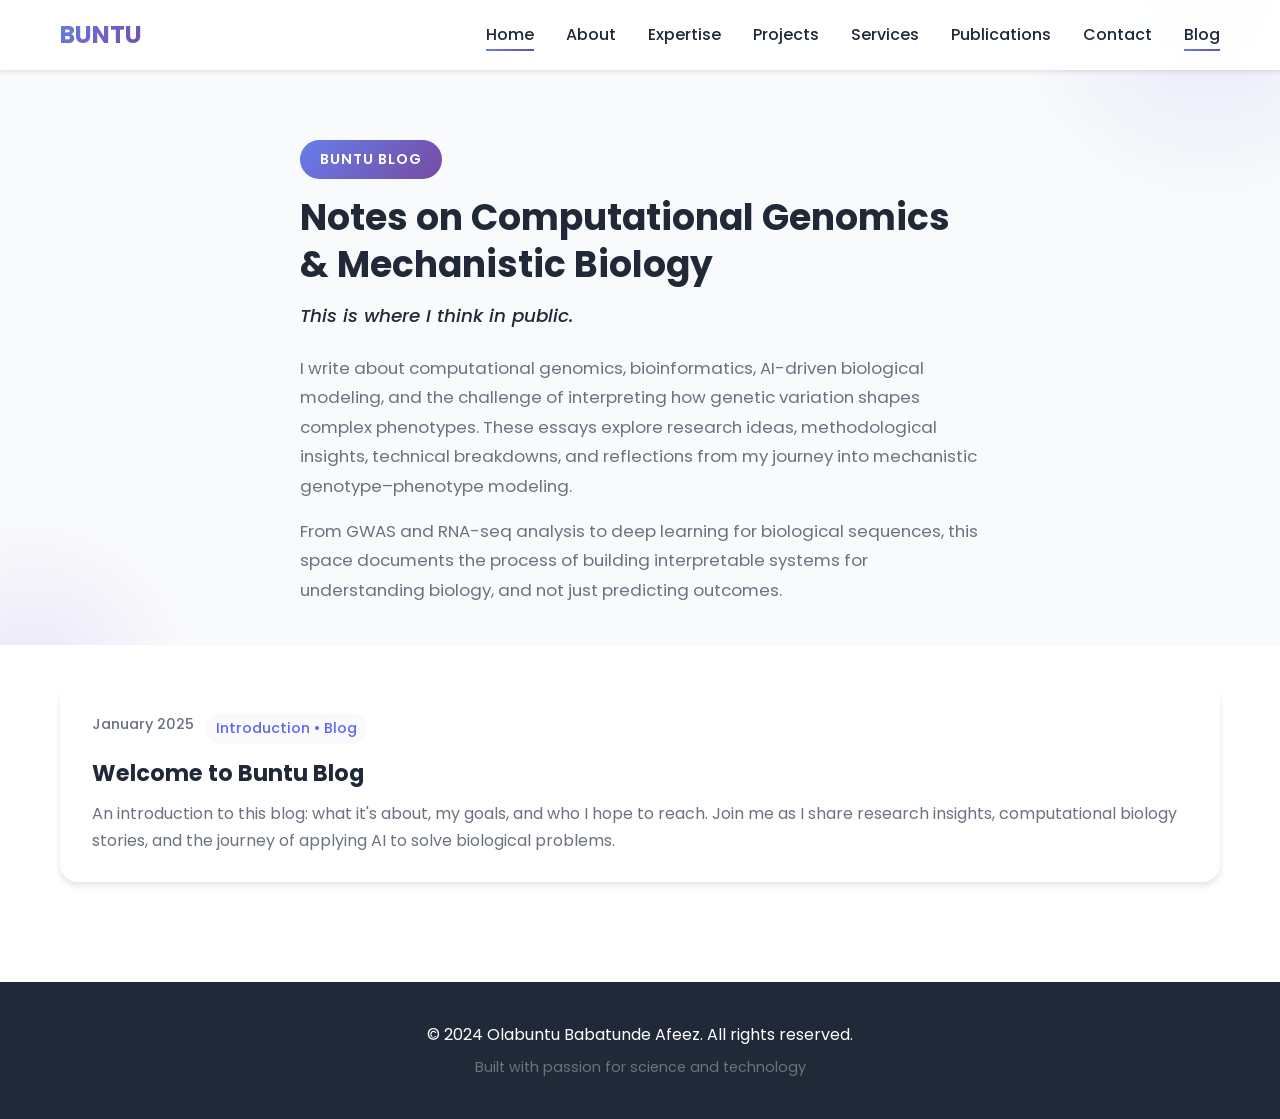
<file: blog.html>
<!DOCTYPE html>
<html lang="en">
<head>
    <meta charset="UTF-8">
    <meta name="viewport" content="width=device-width, initial-scale=1.0">
    <meta name="description" content="Buntu Blog - Notes on computational genomics, bioinformatics, AI-driven biological modeling, and mechanistic genotype–phenotype interpretation.">
    <title>Buntu Blog | Olabuntu Babatunde Afeez</title>
    <link rel="stylesheet" href="styles.css">
    <link rel="preconnect" href="https://fonts.googleapis.com">
    <link rel="preconnect" href="https://fonts.gstatic.com" crossorigin>
    <link href="https://fonts.googleapis.com/css2?family=Poppins:wght@300;400;500;600;700;800&family=Playfair+Display:wght@400;700&display=swap" rel="stylesheet">
    <link rel="stylesheet" href="https://cdnjs.cloudflare.com/ajax/libs/font-awesome/6.4.0/css/all.min.css">
</head>
<body>
    <!-- Navigation -->
    <nav class="navbar" id="navbar">
        <div class="nav-container">
            <div class="nav-logo">
                <span class="logo-text">BUNTU</span>
            </div>
            <ul class="nav-menu" id="nav-menu">
                <li class="nav-item"><a href="index.html#home" class="nav-link">Home</a></li>
                <li class="nav-item"><a href="index.html#about" class="nav-link">About</a></li>
                <li class="nav-item"><a href="index.html#expertise" class="nav-link">Expertise</a></li>
                <li class="nav-item"><a href="index.html#projects" class="nav-link">Projects</a></li>
                <li class="nav-item"><a href="index.html#services" class="nav-link">Services</a></li>
                <li class="nav-item"><a href="index.html#publications" class="nav-link">Publications</a></li>
                <li class="nav-item"><a href="index.html#contact" class="nav-link">Contact</a></li>
                <li class="nav-item"><a href="blog.html" class="nav-link active">Blog</a></li>
            </ul>
            <div class="hamburger" id="hamburger">
                <span class="bar"></span>
                <span class="bar"></span>
                <span class="bar"></span>
            </div>
        </div>
    </nav>

    <!-- Blog Hero -->
    <section class="blog-hero">
        <div class="container">
            <p class="section-tag">Buntu Blog</p>
            <h1 class="blog-hero-title">Notes on Computational Genomics & Mechanistic Biology</h1>
            <p class="blog-hero-tagline">This is where I think in public.</p>
            <div class="blog-hero-description">
                <p>I write about computational genomics, bioinformatics, AI-driven biological modeling, and the challenge of interpreting how genetic variation shapes complex phenotypes. These essays explore research ideas, methodological insights, technical breakdowns, and reflections from my journey into mechanistic genotype–phenotype modeling.</p>
                <p>From GWAS and RNA-seq analysis to deep learning for biological sequences, this space documents the process of building interpretable systems for understanding biology, and not just predicting outcomes.</p>
            </div>
        </div>
    </section>

    <!-- Blog List -->
    <section class="blog-list">
        <div class="container">
            <div class="blog-list-grid">
                <!-- Welcome Post -->
                <article class="blog-card">
                    <a href="blog/welcome-to-buntu-blog.html" class="blog-card-link">
                        <div class="blog-card-meta">
                            <span class="blog-card-date">January 2025</span>
                            <span class="blog-card-tag">Introduction • Blog</span>
                        </div>
                        <h2 class="blog-card-title">
                            Welcome to Buntu Blog
                        </h2>
                        <p class="blog-card-excerpt">
                            An introduction to this blog: what it's about, my goals, and who I hope to reach. 
                            Join me as I share research insights, computational biology stories, and the journey 
                            of applying AI to solve biological problems.
                        </p>
                    </a>
                </article>

                <!-- You can keep adding more <article class="blog-card"> blocks as you publish posts -->
            </div>
        </div>
    </section>

    <!-- Footer -->
    <footer class="footer">
        <div class="container">
            <div class="footer-content">
                <p>&copy; 2024 Olabuntu Babatunde Afeez. All rights reserved.</p>
                <p class="footer-tagline">Built with passion for science and technology</p>
            </div>
        </div>
    </footer>

    <!-- Back to Top Button -->
    <button id="backToTop" class="back-to-top" aria-label="Back to top">
        <i class="fas fa-arrow-up"></i>
    </button>

    <script src="script.js"></script>
</body>
</html>
</file>
<file: styles.css>
/* ============================================
   CSS Variables & Reset
   ============================================ */
:root {
    --primary-color: #6366f1;
    --primary-dark: #4f46e5;
    --secondary-color: #8b5cf6;
    --accent-color: #ec4899;
    --text-dark: #1f2937;
    --text-light: #6b7280;
    --bg-light: #f9fafb;
    --bg-white: #ffffff;
    --gradient-1: linear-gradient(135deg, #667eea 0%, #764ba2 100%);
    --gradient-2: linear-gradient(135deg, #f093fb 0%, #f5576c 100%);
    --gradient-3: linear-gradient(135deg, #4facfe 0%, #00f2fe 100%);
    --shadow-sm: 0 2px 4px rgba(0, 0, 0, 0.1);
    --shadow-md: 0 4px 6px rgba(0, 0, 0, 0.1);
    --shadow-lg: 0 10px 25px rgba(0, 0, 0, 0.15);
    --shadow-xl: 0 20px 40px rgba(0, 0, 0, 0.2);
    --transition: all 0.3s cubic-bezier(0.4, 0, 0.2, 1);
}

* {
    margin: 0;
    padding: 0;
    box-sizing: border-box;
}

html {
    scroll-behavior: smooth;
}

body {
    font-family: 'Poppins', sans-serif;
    line-height: 1.6;
    color: var(--text-dark);
    background-color: var(--bg-white);
    overflow-x: hidden;
}

.container {
    max-width: 1200px;
    margin: 0 auto;
    padding: 0 20px;
}

/* ============================================
   Navigation
   ============================================ */
.navbar {
    position: fixed;
    top: 0;
    width: 100%;
    background: rgba(255, 255, 255, 0.95);
    backdrop-filter: blur(10px);
    box-shadow: var(--shadow-sm);
    z-index: 1000;
    transition: var(--transition);
}

.navbar.scrolled {
    box-shadow: var(--shadow-md);
}

.nav-container {
    max-width: 1200px;
    margin: 0 auto;
    padding: 1rem 20px;
    display: flex;
    justify-content: space-between;
    align-items: center;
}

.nav-logo .logo-text {
    font-size: 1.5rem;
    font-weight: 700;
    background: var(--gradient-1);
    -webkit-background-clip: text;
    -webkit-text-fill-color: transparent;
    background-clip: text;
}

.nav-menu {
    display: flex;
    list-style: none;
    gap: 2rem;
}

.nav-link {
    text-decoration: none;
    color: var(--text-dark);
    font-weight: 500;
    position: relative;
    transition: var(--transition);
}

.nav-link::after {
    content: '';
    position: absolute;
    bottom: -5px;
    left: 0;
    width: 0;
    height: 2px;
    background: var(--gradient-1);
    transition: var(--transition);
}

.nav-link:hover::after,
.nav-link.active::after {
    width: 100%;
}

.hamburger {
    display: none;
    flex-direction: column;
    cursor: pointer;
    gap: 4px;
}

.bar {
    width: 25px;
    height: 3px;
    background: var(--text-dark);
    transition: var(--transition);
    border-radius: 3px;
}

/* ============================================
   Hero Section
   ============================================ */
.hero {
    min-height: 100vh;
    display: flex;
    align-items: center;
    position: relative;
    padding: 120px 20px 80px;
    overflow: hidden;
}

.hero-background {
    position: absolute;
    top: 0;
    left: 0;
    width: 100%;
    height: 100%;
    z-index: -1;
}

.animated-bg {
    width: 100%;
    height: 100%;
    background: var(--gradient-1);
    opacity: 0.1;
    animation: gradientShift 15s ease infinite;
    background-size: 200% 200%;
}

@keyframes gradientShift {
    0%, 100% { background-position: 0% 50%; }
    50% { background-position: 100% 50%; }
}

.dna-decoration {
    position: absolute;
    font-size: 8rem;
    color: rgba(99, 102, 241, 0.1);
    animation: floatDNA 20s ease-in-out infinite;
    z-index: 0;
}

.dna-decoration.dna-2 {
    top: 20%;
    right: 10%;
    font-size: 6rem;
    animation-delay: -5s;
    animation-duration: 25s;
}

.dna-decoration.dna-3 {
    bottom: 20%;
    left: 15%;
    font-size: 5rem;
    animation-delay: -10s;
    animation-duration: 30s;
}

@keyframes floatDNA {
    0%, 100% {
        transform: translateY(0) rotate(0deg);
        opacity: 0.1;
    }
    25% {
        transform: translateY(-30px) rotate(90deg);
        opacity: 0.15;
    }
    50% {
        transform: translateY(-60px) rotate(180deg);
        opacity: 0.1;
    }
    75% {
        transform: translateY(-30px) rotate(270deg);
        opacity: 0.15;
    }
}

.hero-content {
    max-width: 1200px;
    margin: 0 auto;
    display: grid;
    grid-template-columns: 1fr 1fr;
    gap: 4rem;
    align-items: center;
    position: relative;
    z-index: 2;
}

.hero-text {
    animation: fadeInUp 1s ease;
}

.hero-title {
    margin-bottom: 1.5rem;
}

.title-line {
    display: block;
    font-size: 1.5rem;
    font-weight: 400;
    color: var(--text-light);
    margin-bottom: 0.5rem;
}

.title-name {
    display: block;
    font-size: 3.5rem;
    font-weight: 700;
    background: var(--gradient-1);
    -webkit-background-clip: text;
    -webkit-text-fill-color: transparent;
    background-clip: text;
    line-height: 1.2;
}

.hero-subtitle {
    font-size: 1.5rem;
    color: var(--primary-color);
    font-weight: 600;
    margin-bottom: 1rem;
}

.hero-description {
    font-size: 1.1rem;
    color: var(--text-light);
    margin-bottom: 2rem;
    line-height: 1.8;
}

.hero-buttons {
    display: flex;
    gap: 1rem;
    flex-wrap: wrap;
}

.btn {
    padding: 12px 30px;
    border-radius: 50px;
    text-decoration: none;
    font-weight: 600;
    transition: var(--transition);
    display: inline-flex;
    align-items: center;
    gap: 8px;
    border: none;
    cursor: pointer;
}

.btn-primary {
    background: var(--gradient-1);
    color: white;
    box-shadow: var(--shadow-md);
}

.btn-primary:hover {
    transform: translateY(-2px);
    box-shadow: var(--shadow-lg);
}

.btn-secondary {
    background: var(--bg-white);
    color: var(--primary-color);
    border: 2px solid var(--primary-color);
}

.btn-secondary:hover {
    background: var(--primary-color);
    color: white;
    transform: translateY(-2px);
}

.btn-outline {
    background: transparent;
    color: var(--primary-color);
    border: 2px solid var(--primary-color);
}

.btn-outline:hover {
    background: var(--primary-color);
    color: white;
}

.hero-image {
    display: flex;
    justify-content: center;
    animation: fadeInRight 1s ease;
}

.image-wrapper {
    position: relative;
    width: 350px;
    height: 350px;
}

.profile-img {
    width: 100%;
    height: 100%;
    object-fit: cover;
    border-radius: 50%;
    border: 5px solid white;
    box-shadow: var(--shadow-xl);
    position: relative;
    z-index: 2;
}

.image-glow {
    position: absolute;
    top: -20px;
    left: -20px;
    width: calc(100% + 40px);
    height: calc(100% + 40px);
    border-radius: 50%;
    background: var(--gradient-1);
    opacity: 0.3;
    animation: pulse 2s ease-in-out infinite;
    z-index: 1;
}

@keyframes pulse {
    0%, 100% { transform: scale(1); opacity: 0.3; }
    50% { transform: scale(1.1); opacity: 0.5; }
}

.scroll-indicator {
    position: absolute;
    bottom: 30px;
    left: 50%;
    transform: translateX(-50%);
    display: flex;
    flex-direction: column;
    align-items: center;
    gap: 10px;
}

.mouse {
    width: 24px;
    height: 40px;
    border: 2px solid var(--text-light);
    border-radius: 15px;
    position: relative;
}

.wheel {
    width: 4px;
    height: 8px;
    background: var(--text-light);
    border-radius: 2px;
    position: absolute;
    top: 8px;
    left: 50%;
    transform: translateX(-50%);
    animation: scroll 2s infinite;
}

@keyframes scroll {
    0% { opacity: 1; transform: translateX(-50%) translateY(0); }
    100% { opacity: 0; transform: translateX(-50%) translateY(15px); }
}

.arrow span {
    display: block;
    width: 8px;
    height: 8px;
    border-right: 2px solid var(--text-light);
    border-bottom: 2px solid var(--text-light);
    transform: rotate(45deg);
    animation: arrowDown 1.5s infinite;
}

.arrow span:nth-child(2) {
    animation-delay: 0.2s;
}

.arrow span:nth-child(3) {
    animation-delay: 0.4s;
}

@keyframes arrowDown {
    0% { opacity: 0; transform: rotate(45deg) translateY(-10px); }
    50% { opacity: 1; }
    100% { opacity: 0; transform: rotate(45deg) translateY(10px); }
}

/* ============================================
   Section Styles
   ============================================ */
section {
    padding: 100px 20px;
    position: relative;
}

.section-header {
    text-align: center;
    margin-bottom: 4rem;
}

.section-tag {
    display: inline-block;
    padding: 8px 20px;
    background: var(--gradient-1);
    color: white;
    border-radius: 50px;
    font-size: 0.9rem;
    font-weight: 600;
    margin-bottom: 1rem;
    text-transform: uppercase;
    letter-spacing: 1px;
}

.section-title {
    font-size: 2.5rem;
    font-weight: 700;
    color: var(--text-dark);
    margin-bottom: 1rem;
    font-family: 'Playfair Display', serif;
}

.section-subtitle {
    font-size: 1.2rem;
    color: var(--text-light);
    font-style: italic;
}

/* ============================================
   About Section
   ============================================ */
.about {
    background: var(--bg-light);
}

.about-content {
    max-width: 900px;
    margin: 0 auto;
}

.lead-text {
    font-size: 1.3rem;
    color: var(--text-dark);
    margin-bottom: 2rem;
    line-height: 1.8;
}

.about-text p {
    font-size: 1.1rem;
    color: var(--text-light);
    margin-bottom: 1.5rem;
    line-height: 1.8;
}

.about-text p strong {
    color: var(--primary);
}

.research-interests {
    background: linear-gradient(135deg, rgba(139, 92, 246, 0.1), rgba(6, 182, 212, 0.1));
    padding: 1.5rem 2rem;
    border-radius: 15px;
    margin: 2rem 0;
    border-left: 4px solid var(--primary);
}

.research-interests h4 {
    font-size: 1.1rem;
    color: var(--text);
    margin-bottom: 1rem;
    font-weight: 600;
}

.interests-list {
    list-style: none;
    padding: 0;
    margin: 0;
}

.interests-list li {
    display: flex;
    align-items: center;
    gap: 0.75rem;
    padding: 0.6rem 0;
    font-size: 1rem;
    color: var(--text-light);
    border-bottom: 1px solid rgba(139, 92, 246, 0.1);
}

.interests-list li:last-child {
    border-bottom: none;
}

.interests-list li i {
    color: var(--primary);
    font-size: 0.9rem;
    width: 20px;
    text-align: center;
}

.mission-statement {
    background: linear-gradient(135deg, var(--primary), var(--secondary));
    color: white;
    padding: 1.25rem 1.5rem;
    border-radius: 12px;
    margin-top: 2rem;
    font-size: 1rem;
    line-height: 1.6;
    display: flex;
    align-items: flex-start;
    gap: 0.75rem;
}

.mission-statement i {
    font-size: 1.2rem;
    margin-top: 2px;
}

.mission-statement strong {
    color: white !important;
}

.info-grid {
    display: grid;
    grid-template-columns: repeat(auto-fit, minmax(300px, 1fr));
    gap: 1.5rem;
    margin-top: 2rem;
}

.info-item {
    display: flex;
    gap: 0.8rem;
    padding: 1rem;
    background: white;
    border-radius: 12px;
    box-shadow: var(--shadow-sm);
    transition: var(--transition);
}

.info-item:hover {
    transform: translateY(-5px);
    box-shadow: var(--shadow-md);
}

.info-item i {
    font-size: 1.5rem;
    color: var(--primary-color);
    margin-top: 0.25rem;
}

.info-item strong {
    display: block;
    color: var(--text-dark);
    margin-bottom: 0.5rem;
}

.info-item span {
    color: var(--text-light);
    line-height: 1.6;
}

/* ============================================
   Expertise Section
   ============================================ */
.expertise {
    background: var(--bg-white);
}

.expertise-grid {
    display: grid;
    grid-template-columns: repeat(auto-fit, minmax(280px, 1fr));
    gap: 2rem;
}

.expertise-card {
    background: white;
    padding: 1.5rem;
    border-radius: 15px;
    box-shadow: var(--shadow-md);
    transition: var(--transition);
    text-align: center;
    position: relative;
    overflow: hidden;
}

.expertise-card::before {
    content: '';
    position: absolute;
    top: 0;
    left: 0;
    width: 100%;
    height: 5px;
    background: var(--gradient-1);
    transform: scaleX(0);
    transition: var(--transition);
}

.expertise-card:hover::before {
    transform: scaleX(1);
}

.expertise-card:hover {
    transform: translateY(-10px);
    box-shadow: var(--shadow-xl);
}

.card-icon {
    width: 55px;
    height: 55px;
    margin: 0 auto 1rem;
    background: var(--gradient-1);
    border-radius: 50%;
    display: flex;
    align-items: center;
    justify-content: center;
    font-size: 1.4rem;
    color: white;
}

.expertise-card h3 {
    font-size: 1.2rem;
    margin-bottom: 0.8rem;
    color: var(--text-dark);
}

.expertise-card p {
    color: var(--text-light);
    margin-bottom: 1rem;
    line-height: 1.6;
    font-size: 0.9rem;
}

.expertise-meta {
    margin-bottom: 1rem;
    padding-top: 0.5rem;
    border-top: 1px solid rgba(139, 92, 246, 0.15);
}

.expertise-focus,
.expertise-tools {
    font-size: 0.8rem;
    color: var(--text-light);
    line-height: 1.5;
    margin-bottom: 0.5rem;
}

.expertise-focus:last-of-type,
.expertise-tools:last-of-type {
    margin-bottom: 0;
}

.expertise-meta strong {
    color: var(--primary);
    font-weight: 600;
}

.card-link {
    color: var(--primary-color);
    text-decoration: none;
    font-weight: 600;
    display: inline-flex;
    align-items: center;
    gap: 8px;
    transition: var(--transition);
}

.card-link:hover {
    gap: 12px;
}

/* ============================================
   Projects Section
   ============================================ */
.projects {
    background: var(--bg-light);
    position: relative;
    overflow: hidden;
}

.projects::before {
    content: '';
    position: absolute;
    top: 0;
    left: 0;
    width: 100%;
    height: 100%;
    background: url('data:image/svg+xml,<svg xmlns="http://www.w3.org/2000/svg" viewBox="0 0 100 100"><circle cx="50" cy="50" r="2" fill="%236366f1" opacity="0.1"/></svg>') repeat;
    background-size: 50px 50px;
    animation: floatBackground 20s linear infinite;
    pointer-events: none;
}

@keyframes floatBackground {
    0% { transform: translate(0, 0); }
    100% { transform: translate(50px, 50px); }
}

.projects-scroll-container {
    position: relative;
    padding: 2rem 0;
}

.projects-scroll-container::before,
.projects-scroll-container::after {
    content: '';
    position: absolute;
    top: 0;
    width: 100px;
    height: 100%;
    z-index: 10;
    pointer-events: none;
    transition: opacity 0.3s;
}

.projects-scroll-container::before {
    left: 0;
    background: linear-gradient(to right, var(--bg-light), transparent);
}

.projects-scroll-container::after {
    right: 0;
    background: linear-gradient(to left, var(--bg-light), transparent);
}

.projects-scroll-container.scroll-start::before {
    opacity: 0;
}

.projects-scroll-container.scroll-end::after {
    opacity: 0;
}

.projects-scroll-wrapper {
    display: flex;
    gap: 2rem;
    overflow-x: auto;
    overflow-y: hidden;
    scroll-behavior: smooth;
    padding: 1rem 0 2rem;
    scrollbar-width: thin;
    scrollbar-color: var(--primary-color) var(--bg-light);
    -webkit-overflow-scrolling: touch;
    cursor: grab;
}

.projects-scroll-wrapper:active {
    cursor: grabbing;
}

.projects-scroll-wrapper::-webkit-scrollbar {
    height: 8px;
}

.projects-scroll-wrapper::-webkit-scrollbar-track {
    background: var(--bg-light);
    border-radius: 10px;
}

.projects-scroll-wrapper::-webkit-scrollbar-thumb {
    background: var(--gradient-1);
    border-radius: 10px;
}

.projects-scroll-wrapper::-webkit-scrollbar-thumb:hover {
    background: var(--primary-dark);
}

.project-card {
    background: white;
    border-radius: 15px;
    overflow: hidden;
    box-shadow: var(--shadow-md);
    transition: var(--transition);
    min-width: 320px;
    max-width: 320px;
    display: flex;
    flex-direction: column;
    position: relative;
    animation: slideInRight 0.6s ease;
}

@keyframes slideInRight {
    from {
        opacity: 0;
        transform: translateX(50px);
    }
    to {
        opacity: 1;
        transform: translateX(0);
    }
}

.project-card:hover {
    box-shadow: var(--shadow-xl);
    transform: translateY(-10px) scale(1.02);
}

.project-card:nth-child(even) {
    animation-delay: 0.1s;
}

.project-card:nth-child(odd) {
    animation-delay: 0.2s;
}

.project-image {
    position: relative;
    background: var(--gradient-1);
    display: flex;
    align-items: center;
    justify-content: center;
    min-height: 150px;
    height: 150px;
    overflow: hidden;
}

.project-icon {
    position: absolute;
    font-size: 4rem;
    color: rgba(255, 255, 255, 0.2);
    z-index: 1;
    animation: floatIcon 3s ease-in-out infinite;
}

@keyframes floatIcon {
    0%, 100% {
        transform: translateY(0) rotate(0deg);
    }
    50% {
        transform: translateY(-10px) rotate(5deg);
    }
}

.project-image::before {
    content: '';
    position: absolute;
    top: -50%;
    left: -50%;
    width: 200%;
    height: 200%;
    background: radial-gradient(circle, rgba(255,255,255,0.1) 0%, transparent 70%);
    animation: rotate 10s linear infinite;
}

@keyframes rotate {
    0% { transform: rotate(0deg); }
    100% { transform: rotate(360deg); }
}

.project-overlay {
    position: absolute;
    top: 0;
    left: 0;
    width: 100%;
    height: 100%;
    background: rgba(0, 0, 0, 0.7);
    display: flex;
    align-items: center;
    justify-content: center;
    opacity: 0;
    transition: var(--transition);
}

.project-card:hover .project-overlay {
    opacity: 1;
}

.project-link {
    color: white;
    font-size: 2rem;
    transition: var(--transition);
}

.project-link:hover {
    transform: scale(1.2);
}

.project-badge {
    position: absolute;
    top: 20px;
    right: 20px;
    background: white;
    color: var(--primary-color);
    padding: 8px 15px;
    border-radius: 20px;
    font-weight: 600;
    font-size: 0.9rem;
}

.project-content {
    padding: 1.2rem;
    flex: 1;
    display: flex;
    flex-direction: column;
}

.project-content h3 {
    font-size: 1.2rem;
    margin-bottom: 0.3rem;
    color: var(--text-dark);
}

.project-tagline {
    color: var(--primary-color);
    font-weight: 600;
    margin-bottom: 1rem;
}

.project-content p {
    color: var(--text-light);
    margin-bottom: 1.5rem;
    line-height: 1.8;
    flex: 1;
}

.project-tech {
    display: flex;
    flex-wrap: wrap;
    gap: 0.5rem;
    margin-bottom: 1.5rem;
}

.tech-tag {
    padding: 6px 12px;
    background: var(--bg-light);
    border-radius: 20px;
    font-size: 0.85rem;
    color: var(--text-dark);
    font-weight: 500;
}

.project-links {
    display: flex;
    gap: 1rem;
    flex-wrap: wrap;
    margin-top: auto;
}

/* ============================================
   Blog Page
   ============================================ */
.blog-hero {
    padding: 140px 20px 40px;
    background: var(--bg-light);
    position: relative;
    overflow: hidden;
}

.blog-hero::before {
    content: '';
    position: absolute;
    top: -30%;
    right: -10%;
    width: 400px;
    height: 400px;
    background: radial-gradient(circle, rgba(99, 102, 241, 0.12) 0%, transparent 70%);
    border-radius: 50%;
    animation: pulse 10s ease-in-out infinite;
}

.blog-hero::after {
    content: '';
    position: absolute;
    bottom: -30%;
    left: -10%;
    width: 320px;
    height: 320px;
    background: radial-gradient(circle, rgba(139, 92, 246, 0.12) 0%, transparent 70%);
    border-radius: 50%;
    animation: pulse 12s ease-in-out infinite reverse;
}

.blog-hero .container {
    position: relative;
    z-index: 1;
    max-width: 720px;
}

.blog-hero-title {
    font-size: clamp(1.75rem, 4vw, 2.25rem);
    color: var(--text-dark);
    margin-bottom: 0.75rem;
    line-height: 1.3;
}

.blog-hero-tagline {
    font-size: 1.15rem;
    color: var(--primary);
    font-style: italic;
    margin-bottom: 1.5rem;
    font-weight: 500;
}

.blog-hero-description {
    color: var(--text-light);
    line-height: 1.75;
    font-size: 1.05rem;
}

.blog-hero-description p {
    margin-bottom: 1rem;
}

.blog-hero-description p:last-child {
    margin-bottom: 0;
}

.blog-list {
    padding: 40px 20px 100px;
    background: var(--bg-white);
}

.blog-list-grid {
    display: grid;
    grid-template-columns: minmax(0, 1fr);
    gap: 1.5rem;
}

.blog-card {
    background: #ffffff;
    border-radius: 18px;
    box-shadow: var(--shadow-md);
    padding: 1.75rem 2rem;
    transition: var(--transition);
    position: relative;
    overflow: hidden;
}

.blog-card::before {
    content: '';
    position: absolute;
    inset: 0;
    background: linear-gradient(135deg, rgba(99, 102, 241, 0.08), rgba(236, 72, 153, 0.04));
    opacity: 0;
    transition: var(--transition);
    pointer-events: none;
}

.blog-card:hover::before {
    opacity: 1;
}

.blog-card:hover {
    transform: translateY(-6px);
    box-shadow: var(--shadow-xl);
}

.blog-card-link {
    text-decoration: none;
    color: inherit;
    display: block;
}

.blog-card-meta {
    display: flex;
    flex-wrap: wrap;
    gap: 0.75rem;
    margin-bottom: 0.75rem;
    font-size: 0.9rem;
    color: var(--text-light);
}

.blog-card-date {
    font-weight: 500;
}

.blog-card-tag {
    padding: 4px 10px;
    border-radius: 999px;
    background: var(--bg-light);
    color: var(--primary-color);
    font-weight: 500;
}

.blog-card-title {
    font-size: 1.4rem;
    margin-bottom: 0.5rem;
    color: var(--text-dark);
}

.blog-card-excerpt {
    color: var(--text-light);
    line-height: 1.7;
}

/* ============================================
   Services Section
   ============================================ */
.services {
    background: var(--bg-white);
    position: relative;
    overflow: visible;
    padding: 100px 20px;
    display: block;
    visibility: visible;
}

.services::before {
    content: '';
    position: absolute;
    top: -50%;
    right: -10%;
    width: 500px;
    height: 500px;
    background: radial-gradient(circle, rgba(99, 102, 241, 0.1) 0%, transparent 70%);
    border-radius: 50%;
    animation: pulse 8s ease-in-out infinite;
}

.services::after {
    content: '';
    position: absolute;
    bottom: -30%;
    left: -10%;
    width: 400px;
    height: 400px;
    background: radial-gradient(circle, rgba(139, 92, 246, 0.1) 0%, transparent 70%);
    border-radius: 50%;
    animation: pulse 10s ease-in-out infinite reverse;
}

.services-grid {
    display: grid;
    grid-template-columns: repeat(auto-fit, minmax(300px, 1fr));
    gap: 2rem;
    margin-bottom: 4rem;
    position: relative;
    z-index: 1;
}

.service-card {
    background: white;
    padding: 1.5rem;
    border-radius: 15px;
    box-shadow: var(--shadow-md);
    transition: var(--transition);
    position: relative;
    overflow: hidden;
    border: 2px solid transparent;
}

.service-card::before {
    content: '';
    position: absolute;
    top: 0;
    left: 0;
    width: 100%;
    height: 4px;
    background: var(--gradient-1);
    transform: scaleX(0);
    transform-origin: left;
    transition: var(--transition);
}

.service-card:hover::before {
    transform: scaleX(1);
}

.service-card:hover {
    transform: translateY(-10px);
    box-shadow: var(--shadow-xl);
    border-color: var(--primary-color);
}

.service-icon {
    width: 60px;
    height: 60px;
    margin: 0 auto 1rem;
    background: var(--gradient-1);
    border-radius: 50%;
    display: flex;
    align-items: center;
    justify-content: center;
    font-size: 1.5rem;
    color: white;
    position: relative;
    transition: var(--transition);
}

.service-card:hover .service-icon {
    transform: rotate(360deg) scale(1.1);
    box-shadow: 0 10px 30px rgba(99, 102, 241, 0.4);
}

.service-icon::after {
    content: '';
    position: absolute;
    width: 100%;
    height: 100%;
    border-radius: 50%;
    border: 3px solid var(--primary-color);
    opacity: 0;
    transform: scale(1.5);
    transition: var(--transition);
}

.service-card:hover .service-icon::after {
    opacity: 0.3;
    transform: scale(1.8);
}

.service-card h3 {
    font-size: 1.2rem;
    margin-bottom: 0.8rem;
    color: var(--text-dark);
    text-align: center;
}

.service-description {
    color: var(--text-light);
    font-size: 0.95rem;
    text-align: center;
    margin-bottom: 1.5rem;
    line-height: 1.6;
    font-style: italic;
}

.service-tools {
    margin-top: 1.5rem;
    padding-top: 1rem;
    border-top: 1px solid var(--bg-light);
    font-size: 0.9rem;
    color: var(--text-light);
    text-align: center;
}

.service-tools strong {
    color: var(--primary-color);
    display: block;
    margin-bottom: 0.5rem;
}

.service-list {
    list-style: none;
    padding: 0;
}

.service-list li {
    padding: 0.75rem 0;
    color: var(--text-light);
    display: flex;
    align-items: center;
    gap: 0.75rem;
    transition: var(--transition);
    border-bottom: 1px solid var(--bg-light);
}

.service-list li:last-child {
    border-bottom: none;
}

.service-list li:hover {
    color: var(--primary-color);
    padding-left: 0.5rem;
}

.service-list i {
    color: var(--primary-color);
    font-size: 0.9rem;
}

.services-cta {
    background: var(--gradient-1);
    border-radius: 20px;
    padding: 3rem;
    text-align: center;
    color: white;
    position: relative;
    z-index: 1;
    overflow: hidden;
}

.services-cta::before {
    content: '';
    position: absolute;
    top: -50%;
    right: -50%;
    width: 200%;
    height: 200%;
    background: radial-gradient(circle, rgba(255,255,255,0.1) 0%, transparent 70%);
    animation: rotate 15s linear infinite;
}

.cta-content {
    position: relative;
    z-index: 2;
}

.services-cta h3 {
    font-size: 2rem;
    margin-bottom: 1rem;
    color: white;
}

.services-cta p {
    font-size: 1.1rem;
    margin-bottom: 2rem;
    opacity: 0.95;
    line-height: 1.8;
}

.services-cta .btn-primary {
    background: white;
    color: var(--primary-color);
    box-shadow: var(--shadow-lg);
}

.services-cta .btn-primary:hover {
    background: var(--bg-light);
    transform: translateY(-3px);
    box-shadow: var(--shadow-xl);
}

/* ============================================
   Single Blog Post
   ============================================ */
.blog-post-hero {
    padding: 140px 20px 40px;
    background: var(--bg-light);
}

.blog-post-meta {
    display: flex;
    flex-wrap: wrap;
    gap: 0.75rem;
    margin-bottom: 0.75rem;
    font-size: 0.9rem;
    color: var(--text-light);
}

.blog-post-date {
    font-weight: 500;
}

.blog-post-tag {
    padding: 4px 10px;
    border-radius: 999px;
    background: var(--bg-white);
    color: var(--primary-color);
    font-weight: 500;
}

.blog-post-hero-subtitle {
    font-size: 1.15rem;
    color: var(--text-light);
    margin-top: 0.5rem;
    font-style: italic;
    max-width: 640px;
}

.blog-post-content {
    padding: 40px 20px 100px;
    background: var(--bg-white);
}

.blog-post-content p,
.blog-post-content li {
    font-size: 1rem;
    line-height: 1.8;
    color: var(--text-light);
}

.blog-post-content h2 {
    font-size: 1.5rem;
    margin: 2rem 0 0.75rem;
    color: var(--text-dark);
}

.blog-post-lead {
    font-size: 1.1rem;
    color: var(--text-dark);
    margin-bottom: 1rem;
}

.blog-pullquote {
    margin: 1.5rem 0;
    padding: 1.5rem 2rem;
    background: linear-gradient(135deg, rgba(139, 92, 246, 0.08), rgba(6, 182, 212, 0.08));
    border-left: 4px solid var(--primary);
    border-radius: 12px;
}

.blog-pullquote p {
    margin: 0;
    font-size: 1.2rem;
    font-weight: 600;
    color: var(--text-dark);
}

.blog-topic-list {
    margin: 1rem 0 1.5rem;
    padding-left: 1.5rem;
}

.blog-topic-list li {
    margin-bottom: 0.5rem;
}

.blog-callout {
    margin: 2rem 0;
    padding: 1.5rem 2rem;
    background: linear-gradient(135deg, rgba(99, 102, 241, 0.1), rgba(139, 92, 246, 0.08));
    border-radius: 12px;
    text-align: center;
}

.blog-callout p {
    margin: 0.4rem 0;
    font-size: 1.1rem;
    color: var(--text-dark);
}

.blog-callout p strong {
    color: var(--primary);
}

.blog-post-closing {
    margin-top: 1.5rem;
    font-size: 1.05rem;
}

.blog-post-closing strong {
    color: var(--text-dark);
}

.blog-post-divider {
    margin: 3rem 0 2rem;
    border: none;
    border-top: 1px solid var(--bg-light);
}

.blog-comments-title {
    font-size: 1.4rem;
    margin-bottom: 0.5rem;
    color: var(--text-dark);
}

.blog-comments-note {
    font-size: 0.95rem;
    color: var(--text-light);
    margin-bottom: 2rem;
    text-align: center;
}

/* Blog Question Boxes */
.blog-question-box {
    background: linear-gradient(135deg, rgba(99, 102, 241, 0.05) 0%, rgba(139, 92, 246, 0.05) 100%);
    border-left: 4px solid var(--primary-color);
    border-radius: 12px;
    padding: 1.5rem 2rem;
    margin: 2rem 0;
    transition: var(--transition);
    animation: fadeInUp 0.6s ease;
}

.blog-question-box:hover {
    background: linear-gradient(135deg, rgba(99, 102, 241, 0.1) 0%, rgba(139, 92, 246, 0.1) 100%);
    transform: translateX(5px);
    box-shadow: var(--shadow-md);
}

.blog-question-box.highlight {
    background: linear-gradient(135deg, rgba(99, 102, 241, 0.1) 0%, rgba(139, 92, 246, 0.1) 100%);
    border-left-width: 5px;
    border-left-color: var(--secondary-color);
}

.blog-question {
    margin: 0;
    font-size: 1rem;
    line-height: 1.8;
    color: var(--text-dark);
}

.blog-question strong {
    color: var(--primary-color);
}

/* Blog Contact Options */
.blog-contact-options {
    display: grid;
    grid-template-columns: repeat(auto-fit, minmax(280px, 1fr));
    gap: 2rem;
    margin-top: 2rem;
}

.blog-contact-card {
    background: white;
    border: 2px solid var(--bg-light);
    border-radius: 16px;
    padding: 2.5rem;
    text-decoration: none;
    color: inherit;
    transition: var(--transition);
    display: flex;
    flex-direction: column;
    align-items: center;
    text-align: center;
    position: relative;
    overflow: hidden;
}

.blog-contact-card::before {
    content: '';
    position: absolute;
    top: 0;
    left: 0;
    width: 100%;
    height: 4px;
    background: var(--gradient-1);
    transform: scaleX(0);
    transform-origin: left;
    transition: var(--transition);
}

.blog-contact-card:hover::before {
    transform: scaleX(1);
}

.blog-contact-card:hover {
    border-color: var(--primary-color);
    transform: translateY(-8px);
    box-shadow: var(--shadow-lg);
}

.blog-contact-icon {
    width: 70px;
    height: 70px;
    background: var(--gradient-1);
    border-radius: 50%;
    display: flex;
    align-items: center;
    justify-content: center;
    font-size: 2rem;
    color: white;
    margin-bottom: 1.5rem;
    transition: var(--transition);
}

.blog-contact-card:hover .blog-contact-icon {
    transform: scale(1.1) rotate(5deg);
    box-shadow: 0 10px 25px rgba(99, 102, 241, 0.3);
}

.blog-contact-card h3 {
    font-size: 1.3rem;
    margin-bottom: 0.75rem;
    color: var(--text-dark);
}

.blog-contact-card p {
    font-size: 0.95rem;
    color: var(--text-light);
    margin-bottom: 1rem;
    line-height: 1.6;
}

.blog-contact-link {
    display: inline-flex;
    align-items: center;
    gap: 0.5rem;
    color: var(--primary-color);
    font-weight: 600;
    font-size: 0.95rem;
    transition: var(--transition);
}

.blog-contact-card:hover .blog-contact-link {
    gap: 0.75rem;
}

/* Blog Post Images */
.blog-post-image {
    margin: 2.5rem 0;
    border-radius: 12px;
    overflow: hidden;
    box-shadow: var(--shadow-md);
    transition: var(--transition);
}

.blog-post-image:hover {
    box-shadow: var(--shadow-lg);
    transform: translateY(-2px);
}

.blog-post-image img {
    width: 100%;
    height: auto;
    display: block;
    object-fit: cover;
}

.blog-post-image-caption {
    padding: 1rem 1.5rem;
    background: var(--bg-light);
    font-size: 0.9rem;
    color: var(--text-light);
    font-style: italic;
    text-align: center;
    margin: 0;
    border-top: 1px solid rgba(0, 0, 0, 0.05);
}

/* Full-width images */
.blog-post-image.full-width {
    margin-left: calc(-50vw + 50%);
    margin-right: calc(-50vw + 50%);
    width: 100vw;
    max-width: 100vw;
    border-radius: 0;
}

/* Small/medium images */
.blog-post-image.small {
    max-width: 500px;
    margin-left: auto;
    margin-right: auto;
}

.blog-post-image.medium {
    max-width: 700px;
    margin-left: auto;
    margin-right: auto;
}

/* Image gallery (if you want multiple images side by side) */
.blog-post-image-gallery {
    display: grid;
    grid-template-columns: repeat(auto-fit, minmax(250px, 1fr));
    gap: 1rem;
    margin: 2.5rem 0;
}

.blog-post-image-gallery .blog-post-image {
    margin: 0;
}

/* ============================================
   CV Download Button
   ============================================ */
.cv-download-btn {
    display: flex;
    flex-direction: column;
    align-items: center;
    gap: 4px;
    position: relative;
}

.cv-updated {
    font-size: 0.7rem;
    opacity: 0.8;
    font-weight: 400;
    letter-spacing: 0.5px;
}

/* ============================================
   Publications Section
   ============================================ */
.publications {
    background: var(--bg-white);
}

/* Publications Dropdown */
.publications-dropdown {
    max-width: 900px;
    margin: 0 auto;
}

.publications-toggle {
    width: 100%;
    display: flex;
    justify-content: space-between;
    align-items: center;
    padding: 1.5rem 2rem;
    background: linear-gradient(135deg, var(--primary-color), var(--secondary-color));
    color: white;
    border: none;
    border-radius: 15px;
    cursor: pointer;
    font-size: 1.1rem;
    font-weight: 600;
    transition: all 0.3s ease;
    box-shadow: var(--shadow-md);
}

.publications-toggle:hover {
    transform: translateY(-3px);
    box-shadow: var(--shadow-lg);
}

.toggle-text {
    display: flex;
    align-items: center;
    gap: 12px;
}

.toggle-text i {
    font-size: 1.3rem;
}

.publication-count {
    background: rgba(255, 255, 255, 0.2);
    padding: 4px 12px;
    border-radius: 20px;
    font-size: 0.85rem;
    font-weight: 500;
}

.toggle-icon {
    display: flex;
    align-items: center;
    justify-content: center;
    width: 40px;
    height: 40px;
    background: rgba(255, 255, 255, 0.2);
    border-radius: 50%;
    transition: all 0.3s ease;
}

.toggle-icon i {
    transition: transform 0.3s ease;
}

.publications-toggle.active .toggle-icon i {
    transform: rotate(180deg);
}

.publications-toggle.active .toggle-icon {
    background: rgba(255, 255, 255, 0.3);
}

/* Publications Content (Hidden by default) */
.publications-content {
    max-height: 0;
    overflow: hidden;
    transition: max-height 0.5s ease, padding 0.3s ease;
    background: var(--bg-light);
    border-radius: 0 0 15px 15px;
    margin-top: -10px;
    padding-top: 0;
}

.publications-content.open {
    max-height: 2000px;
    padding-top: 30px;
    padding-bottom: 20px;
}

.publications-list {
    display: grid;
    gap: 2rem;
    padding: 0 1rem;
}

.publication-card {
    background: white;
    border-left: 4px solid var(--primary-color);
    padding: 2rem;
    border-radius: 10px;
    box-shadow: var(--shadow-md);
    display: grid;
    grid-template-columns: 80px 1fr;
    gap: 2rem;
    transition: var(--transition);
    position: relative;
    overflow: hidden;
}

.publication-card::before {
    content: '';
    position: absolute;
    top: 0;
    left: 0;
    width: 4px;
    height: 100%;
    background: var(--gradient-1);
    transform: scaleY(0);
    transition: var(--transition);
}

.publication-card:hover::before {
    transform: scaleY(1);
}

.publication-card:hover {
    transform: translateX(10px);
    box-shadow: var(--shadow-lg);
}

.publication-year {
    font-size: 1.5rem;
    font-weight: 700;
    color: var(--primary-color);
    writing-mode: vertical-rl;
    text-orientation: mixed;
    text-align: center;
}

.publication-content h3 {
    font-size: 1.4rem;
    margin-bottom: 0.5rem;
    color: var(--text-dark);
}

.publication-authors {
    color: var(--primary-color);
    font-weight: 600;
    margin-bottom: 1rem;
}

.publication-abstract {
    color: var(--text-light);
    line-height: 1.8;
    margin-bottom: 1rem;
}

.publication-meta {
    display: flex;
    gap: 1.5rem;
    flex-wrap: wrap;
    margin-top: 0.5rem;
}

.publication-type,
.publication-status,
.publication-journal,
.publication-doi {
    display: inline-flex;
    align-items: center;
    gap: 8px;
    font-size: 0.9rem;
    color: var(--text-light);
}

.publication-status i {
    color: var(--accent-color);
}

.publication-journal {
    color: var(--primary-color);
    font-weight: 600;
}

/* Hide elements on mobile */
.hide-mobile {
    display: inline-flex;
}

.publication-doi {
    font-family: 'Courier New', monospace;
    font-size: 0.85rem;
    color: var(--text-light);
}

.publication-link {
    margin-top: 15px;
    display: inline-flex;
    align-items: center;
    gap: 8px;
    padding: 10px 20px;
    font-size: 0.9rem;
    border: 2px solid var(--accent-color);
    color: var(--accent-color);
    border-radius: 30px;
    text-decoration: none;
    transition: all 0.3s ease;
}

.publication-link:hover {
    background: var(--accent-color);
    color: #fff;
    transform: translateX(5px);
    box-shadow: 0 5px 15px rgba(64, 224, 208, 0.3);
}

.publication-link i {
    transition: transform 0.3s ease;
}

.publication-link:hover i {
    transform: translateX(3px);
}

/* ============================================
   Contact Section
   ============================================ */
.contact {
    background: var(--bg-light);
}

.contact-content {
    max-width: 800px;
    margin: 0 auto;
    text-align: center;
}

.contact-info {
    display: grid;
    grid-template-columns: repeat(auto-fit, minmax(250px, 1fr));
    gap: 2rem;
    margin-bottom: 3rem;
}

.contact-item {
    background: white;
    padding: 2rem;
    border-radius: 15px;
    box-shadow: var(--shadow-md);
    transition: var(--transition);
}

.contact-item:hover {
    transform: translateY(-5px);
    box-shadow: var(--shadow-lg);
}

.contact-icon {
    width: 60px;
    height: 60px;
    margin: 0 auto 1rem;
    background: var(--gradient-1);
    border-radius: 50%;
    display: flex;
    align-items: center;
    justify-content: center;
    font-size: 1.5rem;
    color: white;
}

.contact-item h4 {
    margin-bottom: 0.5rem;
    color: var(--text-dark);
}

.contact-item a,
.contact-item p {
    color: var(--text-light);
    text-decoration: none;
    transition: var(--transition);
}

.contact-item a:hover {
    color: var(--primary-color);
}

.social-links {
    display: flex;
    justify-content: center;
    gap: 1.5rem;
    flex-wrap: wrap;
}

.social-link {
    width: 50px;
    height: 50px;
    background: white;
    border-radius: 50%;
    display: flex;
    align-items: center;
    justify-content: center;
    color: var(--primary-color);
    font-size: 1.5rem;
    text-decoration: none;
    box-shadow: var(--shadow-md);
    transition: var(--transition);
}

.social-link:hover {
    background: var(--gradient-1);
    color: white;
    transform: translateY(-5px) scale(1.1);
    box-shadow: var(--shadow-lg);
}

/* ============================================
   Footer
   ============================================ */
.footer {
    background: var(--text-dark);
    color: white;
    padding: 2rem 20px;
    text-align: center;
}

.footer-content p {
    margin: 0.5rem 0;
}

.footer-tagline {
    color: var(--text-light);
    font-size: 0.9rem;
}

/* ============================================
   Back to Top Button
   ============================================ */
.back-to-top {
    position: fixed;
    bottom: 30px;
    right: 30px;
    width: 50px;
    height: 50px;
    background: var(--gradient-1);
    color: white;
    border: none;
    border-radius: 50%;
    font-size: 1.2rem;
    cursor: pointer;
    opacity: 0;
    visibility: hidden;
    transition: var(--transition);
    box-shadow: var(--shadow-lg);
    z-index: 999;
}

.back-to-top.visible {
    opacity: 1;
    visibility: visible;
}

.back-to-top:hover {
    transform: translateY(-5px);
    box-shadow: var(--shadow-xl);
}

/* ============================================
   Animations
   ============================================ */
@keyframes fadeInUp {
    from {
        opacity: 0;
        transform: translateY(30px);
    }
    to {
        opacity: 1;
        transform: translateY(0);
    }
}

@keyframes fadeInRight {
    from {
        opacity: 0;
        transform: translateX(30px);
    }
    to {
        opacity: 1;
        transform: translateX(0);
    }
}

.fade-in {
    animation: fadeInUp 0.8s ease;
}

/* ============================================
   Responsive Design
   ============================================ */
@media (max-width: 968px) {
    .hero-content {
        grid-template-columns: 1fr;
        text-align: center;
    }

    .title-name {
        font-size: 2.5rem;
    }

    .project-card {
        min-width: 280px;
        max-width: 280px;
    }

    .project-image {
        min-height: 130px;
        height: 130px;
    }

    .services-grid {
        grid-template-columns: repeat(auto-fit, minmax(250px, 1fr));
    }
}

/* ============================================
   TABLET STYLES (768px and below)
   ============================================ */
@media (max-width: 768px) {
    /* Navigation */
    .hamburger {
        display: flex;
    }

    .nav-menu {
        position: fixed;
        left: -100%;
        top: 70px;
        flex-direction: column;
        background: white;
        width: 100%;
        text-align: center;
        transition: var(--transition);
        box-shadow: var(--shadow-lg);
        padding: 2rem 0;
    }

    .nav-menu.active {
        left: 0;
    }

    .hamburger.active .bar:nth-child(2) {
        opacity: 0;
    }

    .hamburger.active .bar:nth-child(1) {
        transform: translateY(7px) rotate(45deg);
    }

    .hamburger.active .bar:nth-child(3) {
        transform: translateY(-7px) rotate(-45deg);
    }

    /* Hero Section */
    .hero {
        padding: 120px 20px 80px;
    }

    .title-name {
        font-size: 2rem;
    }

    .hero-subtitle {
        font-size: 1.3rem;
    }

    .hero-description {
        font-size: 1rem;
    }

    /* Section Headers */
    .section-title {
        font-size: 2rem;
    }

    .section-subtitle {
        font-size: 1rem;
    }

    /* About Section */
    .info-grid {
        grid-template-columns: 1fr;
    }

    .lead-text {
        font-size: 1.1rem;
    }

    .about-text p {
        font-size: 1rem;
    }

    .info-item {
        padding: 1.2rem;
    }

    .research-interests {
        padding: 1.25rem 1.5rem;
        margin: 1.5rem 0;
    }

    .research-interests h4 {
        font-size: 1rem;
    }

    .interests-list li {
        font-size: 0.95rem;
        padding: 0.5rem 0;
    }

    .mission-statement {
        padding: 1rem 1.25rem;
        font-size: 0.95rem;
        flex-direction: column;
        text-align: center;
    }

    /* Expertise Section */
    .expertise-grid {
        grid-template-columns: 1fr;
    }

    .expertise-card {
        padding: 1.2rem;
    }

    .expertise-card h3 {
        font-size: 1.1rem;
    }

    .card-icon {
        width: 45px;
        height: 45px;
        font-size: 1.2rem;
        margin-bottom: 0.8rem;
    }

    /* Projects Section */
    .project-card {
        min-width: 260px;
        max-width: 260px;
    }

    .project-image {
        min-height: 110px;
        height: 110px;
    }

    .project-content h3 {
        font-size: 1rem;
    }

    .project-content p {
        font-size: 0.85rem;
    }

    /* Services Section */
    .services {
        padding: 60px 20px;
    }

    .services-grid {
        grid-template-columns: 1fr;
        gap: 1rem;
    }

    .service-card {
        padding: 1.2rem;
    }

    .service-card h3 {
        font-size: 1.1rem;
    }

    .service-card p {
        font-size: 0.85rem;
    }

    .service-features li {
        font-size: 0.8rem;
    }

    .services-cta {
        padding: 2rem;
    }

    .services-cta h3 {
        font-size: 1.5rem;
    }

    /* Publications Section */
    .publications-toggle {
        padding: 1.2rem 1.5rem;
        font-size: 1rem;
        border-radius: 12px;
    }

    .toggle-text {
        gap: 8px;
    }

    .toggle-text i {
        font-size: 1.1rem;
    }

    .publication-count {
        font-size: 0.75rem;
        padding: 3px 8px;
    }

    .toggle-icon {
        width: 35px;
        height: 35px;
    }

    .publication-card {
        grid-template-columns: 1fr;
        gap: 1rem;
        padding: 1.5rem;
    }

    .publication-year {
        writing-mode: horizontal-tb;
        text-orientation: mixed;
        font-size: 1.2rem;
    }

    .publication-card:hover {
        transform: translateX(5px);
    }

    .publication-content h3 {
        font-size: 1.1rem;
        line-height: 1.4;
    }

    .publication-authors {
        font-size: 0.9rem;
    }

    .publication-abstract {
        font-size: 0.9rem;
        line-height: 1.6;
    }

    .publication-meta {
        gap: 0.8rem;
    }

    .publication-type,
    .publication-status,
    .publication-journal {
        font-size: 0.8rem;
    }

    .hide-mobile {
        display: none !important;
    }

    .publication-link {
        padding: 8px 16px;
        font-size: 0.85rem;
    }

    /* Contact Section */
    .contact-info {
        grid-template-columns: 1fr;
        gap: 1.5rem;
    }

    .contact-item {
        padding: 1.5rem;
    }

    .social-links {
        gap: 1rem;
    }

    .blog-contact-options {
        grid-template-columns: 1fr;
    }

    /* CV Download Button */
    .cv-download-btn {
        padding: 12px 20px;
    }

    .cv-updated {
        font-size: 0.65rem;
    }

    /* Footer */
    .footer-content {
        flex-direction: column;
        text-align: center;
        gap: 1rem;
    }
}

/* ============================================
   MOBILE STYLES (480px and below)
   ============================================ */
@media (max-width: 480px) {
    /* General */
    section {
        padding: 60px 15px;
    }

    .container {
        padding: 0 15px;
    }

    /* Hero Section */
    .hero {
        padding: 100px 15px 60px;
    }

    .title-name {
        font-size: 1.6rem;
    }

    .hero-subtitle {
        font-size: 1.1rem;
    }

    .hero-description {
        font-size: 0.9rem;
        display: none; /* Hide description on very small screens */
    }

    .hero-buttons {
        flex-direction: column;
        gap: 1rem;
        width: 100%;
    }

    .hero-buttons .btn {
        width: 100%;
        justify-content: center;
    }

    .cv-download-btn {
        width: 100%;
        justify-content: center;
    }

    /* Buttons */
    .btn {
        padding: 10px 20px;
        font-size: 0.9rem;
    }

    /* Section Headers */
    .section-title {
        font-size: 1.6rem;
    }

    .section-subtitle {
        font-size: 0.9rem;
    }

    .section-tag {
        font-size: 0.8rem;
    }

    /* About Section */
    .lead-text {
        font-size: 1rem;
        line-height: 1.6;
    }

    .about-text p {
        font-size: 0.9rem;
        line-height: 1.6;
    }

    .info-item {
        padding: 1rem;
        flex-direction: column;
        text-align: center;
    }

    .info-icon {
        width: 50px;
        height: 50px;
        margin: 0 auto;
    }

    .info-content h4 {
        font-size: 1rem;
    }

    .info-content p {
        font-size: 0.85rem;
    }

    .research-interests {
        padding: 1rem 1.25rem;
        margin: 1rem 0;
    }

    .research-interests h4 {
        font-size: 0.95rem;
    }

    .interests-list li {
        font-size: 0.85rem;
        padding: 0.4rem 0;
        gap: 0.5rem;
    }

    .interests-list li i {
        font-size: 0.8rem;
    }

    .mission-statement {
        padding: 0.9rem 1rem;
        font-size: 0.85rem;
        margin-top: 1rem;
    }

    .mission-statement i {
        font-size: 1rem;
    }

    /* Expertise Section */
    .expertise-card {
        padding: 1rem;
    }

    .card-icon {
        width: 40px;
        height: 40px;
        font-size: 1rem;
        margin-bottom: 0.6rem;
    }

    .expertise-card h3 {
        font-size: 1rem;
    }

    .expertise-card p {
        font-size: 0.8rem;
    }

    .expertise-focus,
    .expertise-tools {
        font-size: 0.75rem;
    }

    .expertise-tags {
        display: none;
    }

    /* Projects Section */
    .project-card {
        min-width: 240px;
        max-width: 240px;
    }

    .project-image {
        min-height: 90px;
        height: 90px;
    }

    .project-content {
        padding: 0.8rem;
    }

    .project-content h3 {
        font-size: 0.9rem;
    }

    .project-tagline {
        font-size: 0.75rem;
    }

    .project-content > p {
        display: none;
    }

    .project-tech {
        margin-bottom: 0.6rem;
    }

    .tech-tag {
        font-size: 0.65rem;
        padding: 2px 6px;
    }

    .project-content .btn {
        padding: 6px 12px;
        font-size: 0.75rem;
    }

    /* Services Section */
    .services {
        padding: 50px 15px;
    }

    .service-card {
        padding: 1rem;
    }

    .service-icon {
        width: 45px;
        height: 45px;
        font-size: 1.2rem;
    }

    .service-card h3 {
        font-size: 1rem;
    }

    .service-card > p {
        font-size: 0.8rem;
        display: -webkit-box;
        -webkit-line-clamp: 2;
        -webkit-box-orient: vertical;
        overflow: hidden;
    }

    .service-features {
        display: none;
    }

    .services-cta {
        padding: 1.5rem;
    }

    .services-cta h3 {
        font-size: 1.2rem;
    }

    .services-cta p {
        font-size: 0.9rem;
    }

    .cta-buttons {
        flex-direction: column;
        gap: 0.8rem;
    }

    .cta-buttons .btn {
        width: 100%;
    }

    /* Publications Section */
    .publications-toggle {
        padding: 1rem 1rem;
        font-size: 0.85rem;
    }

    .publication-count {
        display: none;
    }

    .toggle-icon {
        width: 30px;
        height: 30px;
    }

    .publications-content.open {
        padding-top: 20px;
    }

    .publications-list {
        padding: 0 0.5rem;
    }

    .publication-card {
        padding: 1rem;
    }

    .publication-year {
        font-size: 1rem;
        font-weight: 600;
    }

    .publication-content h3 {
        font-size: 0.95rem;
        line-height: 1.3;
    }

    .publication-authors {
        font-size: 0.8rem;
        margin-bottom: 0.5rem;
        display: -webkit-box;
        -webkit-line-clamp: 2;
        -webkit-box-orient: vertical;
        overflow: hidden;
    }

    .publication-abstract {
        display: none;
    }

    .publication-meta {
        gap: 0.5rem;
    }

    .publication-type,
    .publication-status {
        display: none;
    }

    .publication-journal {
        font-size: 0.75rem;
    }

    .publication-link {
        padding: 6px 12px;
        font-size: 0.8rem;
        margin-top: 10px;
    }

    /* Contact Section */
    .contact-item {
        padding: 1.2rem;
    }

    .contact-icon {
        width: 50px;
        height: 50px;
    }

    .contact-item h3 {
        font-size: 1rem;
    }

    .contact-item p,
    .contact-item a {
        font-size: 0.85rem;
    }

    .social-links {
        gap: 0.8rem;
    }

    .social-link {
        width: 45px;
        height: 45px;
    }

    /* Footer */
    footer {
        padding: 1.5rem 15px;
    }

    footer p {
        font-size: 0.8rem;
    }
}

/* ============================================
   EXTRA SMALL SCREENS (360px and below)
   ============================================ */
@media (max-width: 360px) {
    .title-name {
        font-size: 1.4rem;
    }

    .hero-subtitle {
        font-size: 1rem;
    }

    .section-title {
        font-size: 1.4rem;
    }

    .project-card {
        min-width: 220px;
        max-width: 220px;
    }

    .publications-toggle {
        padding: 0.8rem;
        font-size: 0.8rem;
    }

    .toggle-text i {
        display: none;
    }

    .btn {
        padding: 6px 14px;
        font-size: 0.8rem;
    }

    .nav-logo .logo-text {
        font-size: 1.1rem;
    }

    .card-icon {
        width: 35px;
        height: 35px;
        font-size: 0.9rem;
    }

    .service-icon {
        width: 40px;
        height: 40px;
        font-size: 1rem;
    }
}
</file>
